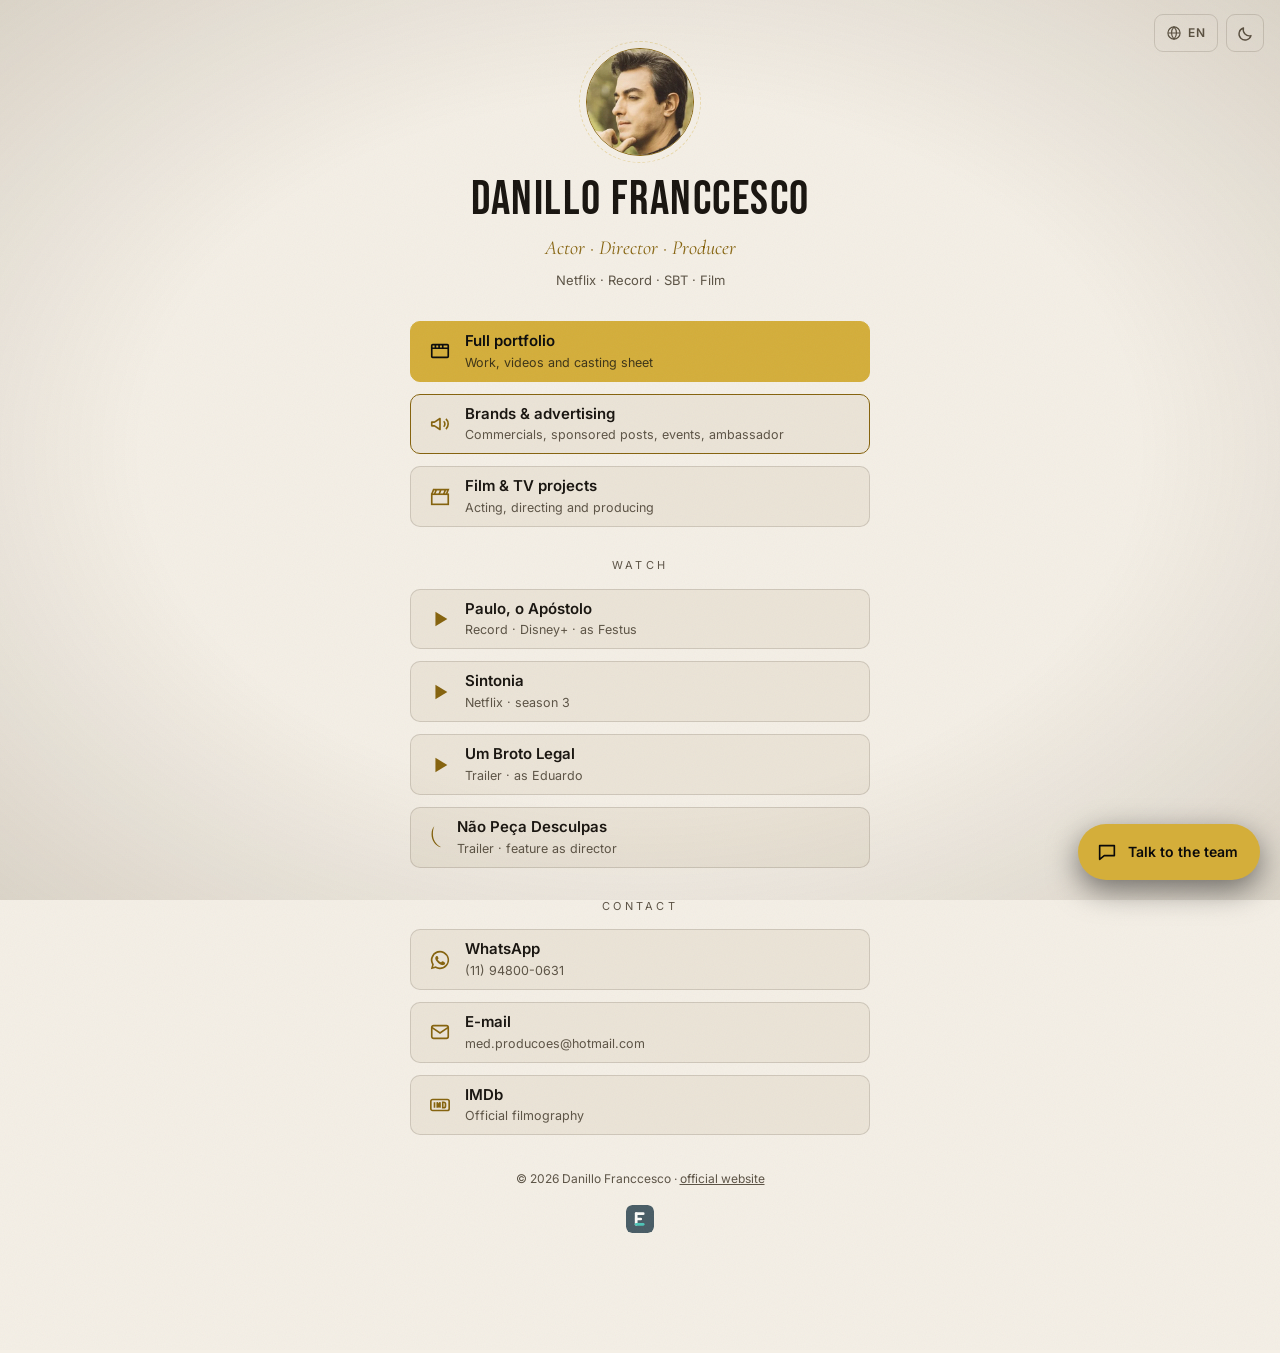
<file: links.html>
<!doctype html>
<html lang="pt-BR">
<head>
  <meta charset="utf-8">
  <meta name="viewport" content="width=device-width, initial-scale=1, viewport-fit=cover">
  <title>Danillo Franccesco · Links</title>
  <meta name="description" content="Links oficiais de Danillo Franccesco: portfólio, trailers, publicidade, WhatsApp e e-mail.">
  <meta name="theme-color" content="#0a0a0a" media="(prefers-color-scheme: dark)">
  <meta name="theme-color" content="#f4efe6" media="(prefers-color-scheme: light)">
  <link rel="icon" href="assets/favicon.svg" type="image/svg+xml">
  <meta property="og:url" content="https://l2mlucas-ora.github.io/danillo-franccesco/links.html">
  <meta property="og:title" content="Danillo Franccesco · Links">
  <meta property="og:description" content="Ator · Diretor · Produtor. Portfólio, trailers e contato.">
  <meta property="og:image" content="https://l2mlucas-ora.github.io/danillo-franccesco/assets/og.png">
  <meta property="og:image:width" content="1200">
  <meta property="og:image:height" content="630">
  <meta name="twitter:card" content="summary_large_image">
  <script>try{var t=localStorage.getItem("df-theme");if(t==="light"||t==="dark")document.documentElement.setAttribute("data-theme",t);}catch(e){}</script>
  <link rel="preconnect" href="https://fonts.googleapis.com">
  <link rel="preconnect" href="https://fonts.gstatic.com" crossorigin>
  <link href="https://fonts.googleapis.com/css2?family=Bebas+Neue&family=Cormorant+Garamond:ital,wght@1,400;1,500&family=Inter:wght@400;500;600&display=swap" rel="stylesheet">
  <link rel="stylesheet" href="css/style.css">
</head>
<body data-title-key="meta.linksTitle">
  <div class="grain" aria-hidden="true"></div>
  <div class="vignette" aria-hidden="true"></div>

  <div class="page-tools">
    <details class="lang">
      <summary aria-label="Idioma" data-i18n-attr="aria-label:aria.lang" title="Idioma / Language / Idioma">
        <svg width="16" height="16" viewBox="0 0 20 20" fill="none" aria-hidden="true"><circle cx="10" cy="10" r="7.6" stroke="currentColor" stroke-width="1.5"/><path d="M2.6 10h14.8M10 2.4c2.1 2.2 3.1 4.7 3.1 7.6s-1 5.4-3.1 7.6c-2.1-2.2-3.1-4.7-3.1-7.6S7.9 4.6 10 2.4Z" stroke="currentColor" stroke-width="1.5"/></svg>
        <span class="lang-current">PT</span>
      </summary>
      <ul class="lang-menu">
        <li><button type="button" data-lang="pt" lang="pt-BR"><b>PT</b>Português</button></li>
        <li><button type="button" data-lang="en" lang="en"><b>EN</b>English</button></li>
        <li><button type="button" data-lang="es" lang="es"><b>ES</b>Español</button></li>
      </ul>
    </details>
    <button class="theme-toggle" type="button" aria-label="Alternar dia / noite" title="Alternar dia / noite" data-i18n-attr="aria-label:aria.theme; title:aria.theme">
      <svg class="ic-sun" width="17" height="17" viewBox="0 0 20 20" fill="none" aria-hidden="true"><circle cx="10" cy="10" r="3.6" stroke="currentColor" stroke-width="1.6"/><path d="M10 1.6v2.2M10 16.2v2.2M18.4 10h-2.2M3.8 10H1.6M15.9 4.1l-1.6 1.6M5.7 14.3l-1.6 1.6M15.9 15.9l-1.6-1.6M5.7 5.7 4.1 4.1" stroke="currentColor" stroke-width="1.6" stroke-linecap="round"/></svg>
      <svg class="ic-moon" width="17" height="17" viewBox="0 0 20 20" fill="none" aria-hidden="true"><path d="M16.5 12.4A7.2 7.2 0 0 1 7.6 3.5a7.2 7.2 0 1 0 8.9 8.9Z" stroke="currentColor" stroke-width="1.6" stroke-linejoin="round"/></svg>
    </button>
  </div>

  <main class="bio-page">
    <div class="bio">
      <div class="bio-mono"><img src="assets/avatar.jpg" width="320" height="320" alt="Danillo Franccesco"></div>
      <h1>Danillo Franccesco</h1>
      <p class="bio-roles" data-i18n="roles">Ator · Diretor · Produtor</p>
      <p class="bio-sub" data-i18n="bio.sub">Netflix · Record · SBT · Cinema</p>

      <nav class="bio-links" aria-label="Links">
        <a class="bio-link hot" href="index.html">
          <svg viewBox="0 0 24 24" aria-hidden="true"><g fill="none" stroke="currentColor" stroke-width="1.8"><rect x="3" y="5" width="18" height="14" rx="1"/><path d="M3 9h18M7 5v4M11 5v4M15 5v4"/></g></svg>
          <span><b data-i18n="bio.portfolio">Portfólio completo</b><small data-i18n="bio.portfolioS">Trabalhos, vídeos e ficha técnica</small></span>
        </a>
        <button class="bio-link" type="button" data-chat="publicidade" style="border-color: var(--gold)">
          <svg viewBox="0 0 24 24" aria-hidden="true"><path fill="none" stroke="currentColor" stroke-width="1.8" stroke-linejoin="round" d="M3 10v4h3l6 4V6L6 10zM16 9a4 4 0 0 1 0 6M18.5 6.5a7.5 7.5 0 0 1 0 11"/></svg>
          <span><b data-i18n="bio.ads">Publicidade &amp; marcas</b><small data-i18n="bio.adsS">Comerciais, publis, eventos, embaixador</small></span>
        </button>
        <button class="bio-link" type="button" data-chat="projeto">
          <svg viewBox="0 0 24 24" aria-hidden="true"><g fill="none" stroke="currentColor" stroke-width="1.8"><rect x="3" y="9" width="18" height="11"/><path d="m3 9 2-5 16 0-2 5M8 4l-2 5M13 4l-2 5M18 4l-2 5"/></g></svg>
          <span><b data-i18n="bio.projects">Projetos audiovisuais</b><small data-i18n="bio.projectsS">Atuação, direção e produção</small></span>
        </button>

        <p class="bio-sep" data-i18n="bio.watch">Assista</p>
        <a class="bio-link" href="https://www.youtube.com/watch?v=CdcAXx4PKHw" target="_blank" rel="noopener">
          <svg viewBox="0 0 24 24" aria-hidden="true"><path fill="currentColor" d="M7 4v16l13-8z"/></svg>
          <span><b>Paulo, o Apóstolo</b><small data-i18n="bio.paulo">Record · Disney+ · como Festo</small></span>
        </a>
        <a class="bio-link" href="https://www.netflix.com/title/80217315" target="_blank" rel="noopener">
          <svg viewBox="0 0 24 24" aria-hidden="true"><path fill="currentColor" d="M7 4v16l13-8z"/></svg>
          <span><b>Sintonia</b><small data-i18n="bio.sintonia">Netflix · 3ª temporada</small></span>
        </a>
        <a class="bio-link" href="https://www.youtube.com/watch?v=62ZXEwH0SQE" target="_blank" rel="noopener">
          <svg viewBox="0 0 24 24" aria-hidden="true"><path fill="currentColor" d="M7 4v16l13-8z"/></svg>
          <span><b>Um Broto Legal</b><small data-i18n="bio.broto">Trailer · como Eduardo</small></span>
        </a>
        <a class="bio-link" href="https://www.youtube.com/watch?v=vDbXZfq8WDA" target="_blank" rel="noopener">
          <svg viewBox="0 0 34 64" aria-hidden="true" style="width:14px"><path fill="currentColor" d="M30 62C14 56 4 42 4 24 4 14 7 6 12 1c-3 7-4 14-4 22 0 16 8 30 22 37z"/></svg>
          <span><b>Não Peça Desculpas</b><small data-i18n="bio.npd">Trailer · longa como diretor</small></span>
        </a>

        <p class="bio-sep" data-i18n="bio.contact">Contato</p>
        <a class="bio-link" href="https://wa.me/5511948000631" target="_blank" rel="noopener">
          <svg viewBox="0 0 24 24" aria-hidden="true"><path fill="currentColor" d="M12 2a10 10 0 0 0-8.6 15.1L2 22l5-1.3A10 10 0 1 0 12 2zm0 18.2a8.2 8.2 0 0 1-4.2-1.2l-.3-.2-3 .8.8-2.9-.2-.3A8.2 8.2 0 1 1 12 20.2zm4.5-6.1c-.2-.1-1.5-.7-1.7-.8-.2-.1-.4-.1-.6.1l-.8 1c-.1.2-.3.2-.5.1a6.7 6.7 0 0 1-3.3-2.9c-.2-.4.2-.4.7-1.3.1-.2 0-.3 0-.4l-.8-1.8c-.2-.5-.4-.4-.6-.4h-.5a1 1 0 0 0-.7.3 3 3 0 0 0-.9 2.2 5.2 5.2 0 0 0 1.1 2.7 11.8 11.8 0 0 0 4.5 4c1.7.7 2.3.8 3.2.6a2.7 2.7 0 0 0 1.8-1.2c.2-.6.2-1.1.2-1.2-.1-.1-.3-.2-.6-.3z"/></svg>
          <span><b>WhatsApp</b><small>(11) 94800-0631</small></span>
        </a>
        <a class="bio-link" href="mailto:med.producoes@hotmail.com">
          <svg viewBox="0 0 24 24" aria-hidden="true"><g fill="none" stroke="currentColor" stroke-width="1.8"><rect x="3" y="5" width="18" height="14" rx="2"/><path d="m3 7 9 6 9-6"/></g></svg>
          <span><b>E-mail</b><small>med.producoes@hotmail.com</small></span>
        </a>
        <a class="bio-link" href="https://www.imdb.com/name/nm10563514/" target="_blank" rel="noopener">
          <svg viewBox="0 0 24 24" aria-hidden="true"><g fill="none" stroke="currentColor" stroke-width="1.8"><rect x="2" y="6" width="20" height="12" rx="2"/><path d="M6 9v6M9 15V9l1.5 4L12 9v6M15 9v6h1a2 2 0 0 0 2-2v-2a2 2 0 0 0-2-2z"/></g></svg>
          <span><b>IMDb</b><small data-i18n="bio.imdb">Filmografia oficial</small></span>
        </a>
      </nav>

      <p class="bio-foot">© <span id="year">2026</span> Danillo Franccesco · <a href="index.html" data-i18n="bio.site">site oficial</a></p>
      <a class="dev-credit" href="https://extremaconsultoria.com.br/" target="_blank" rel="noopener" title="Desenvolvido por Extrema Consultoria" data-i18n-attr="title:dev.title">
        <img src="assets/extrema-consultoria.svg" width="28" height="28" alt="Desenvolvido por Extrema Consultoria" loading="lazy" decoding="async" data-i18n-attr="alt:dev.title">
      </a>
    </div>
  </main>

  <script>document.getElementById("year").textContent = new Date().getFullYear();</script>
  <script src="js/i18n.js"></script>
  <script src="data/assistant-flows.js"></script>
  <script src="js/assistant.js"></script>
</body>
</html>
</file>
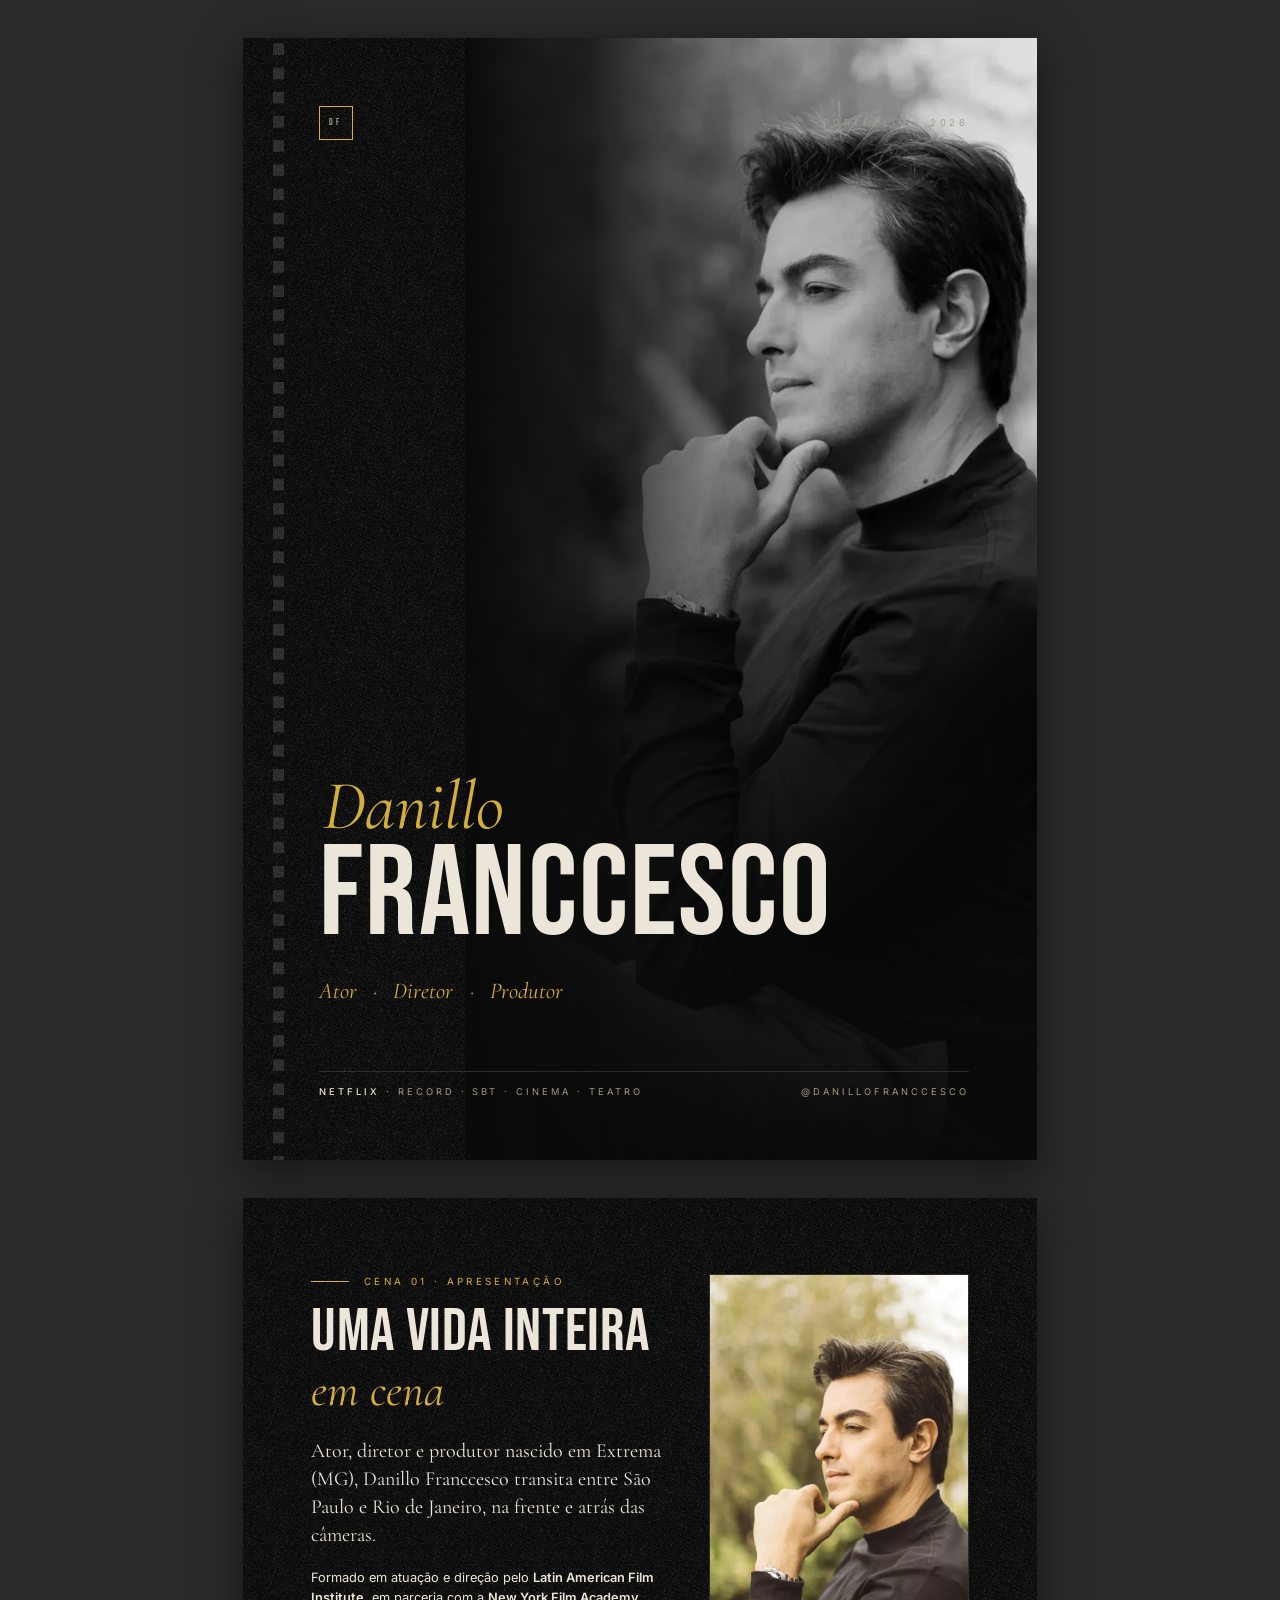
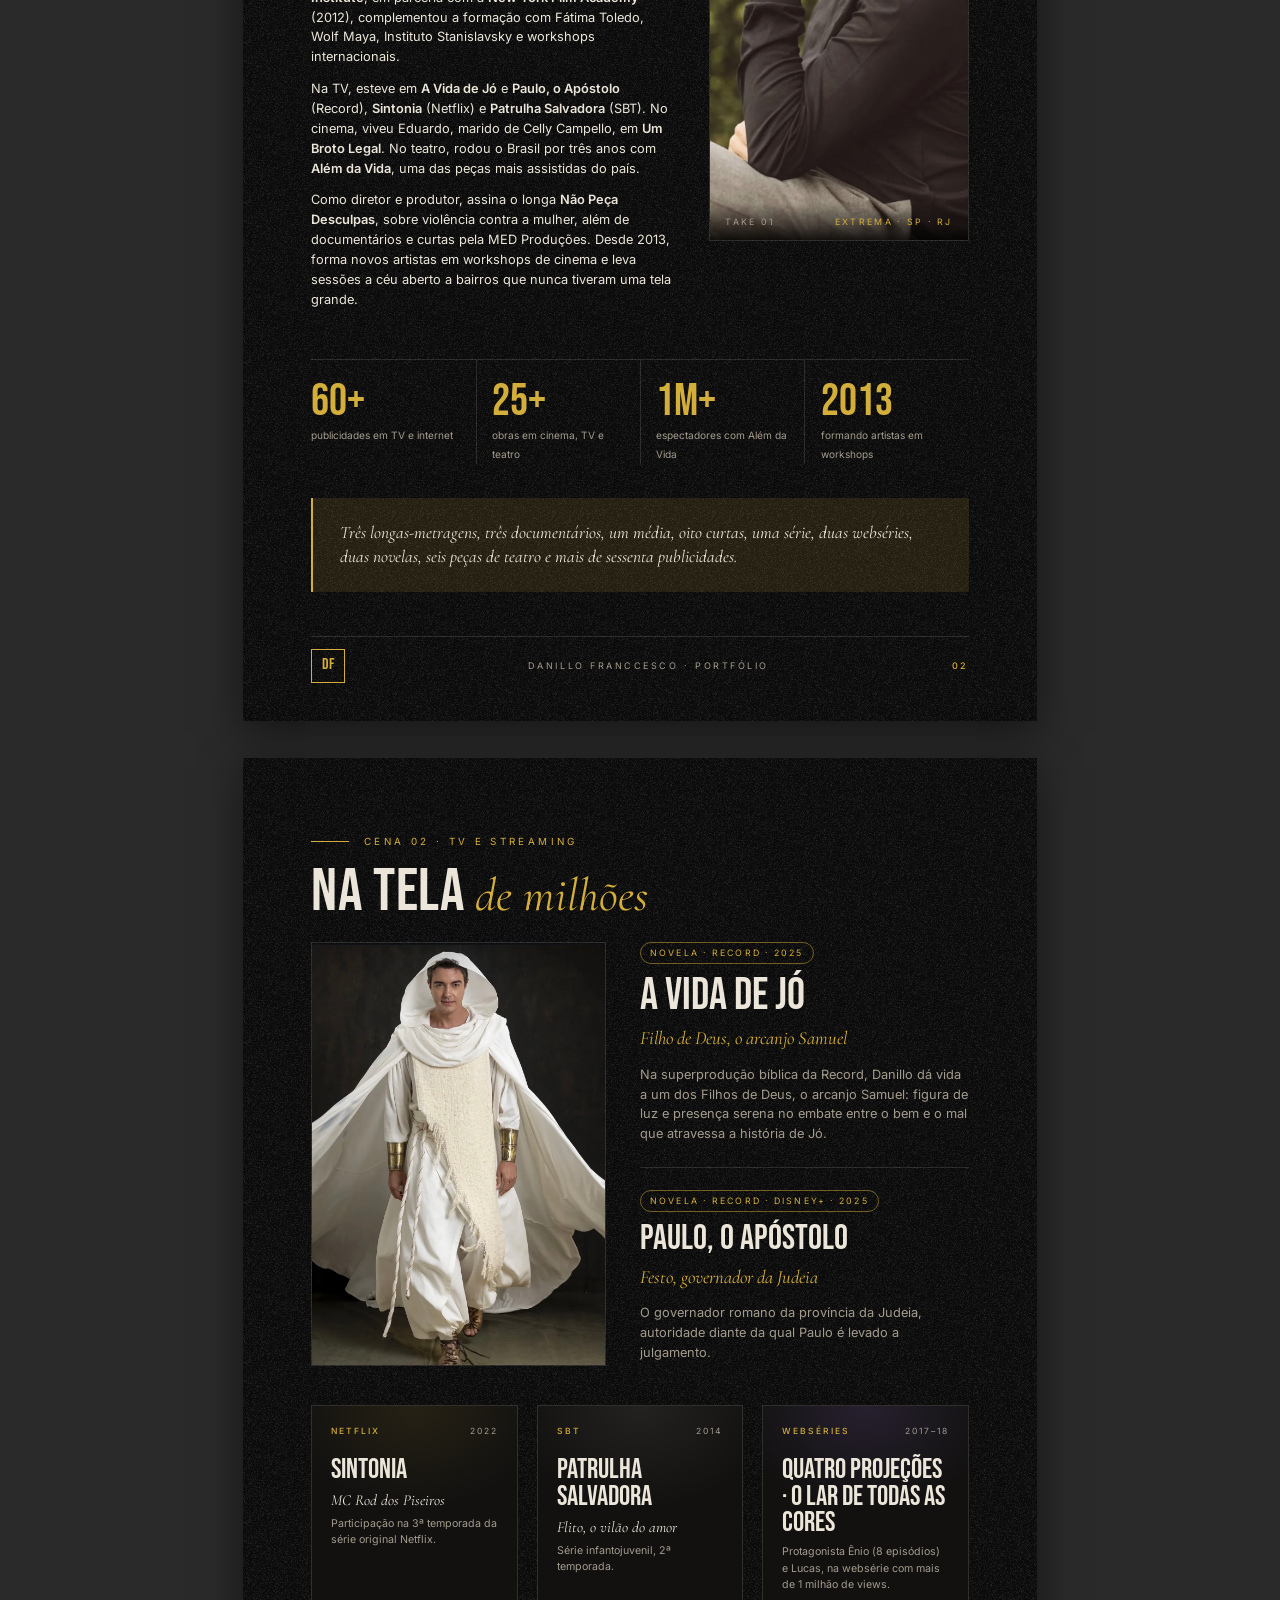
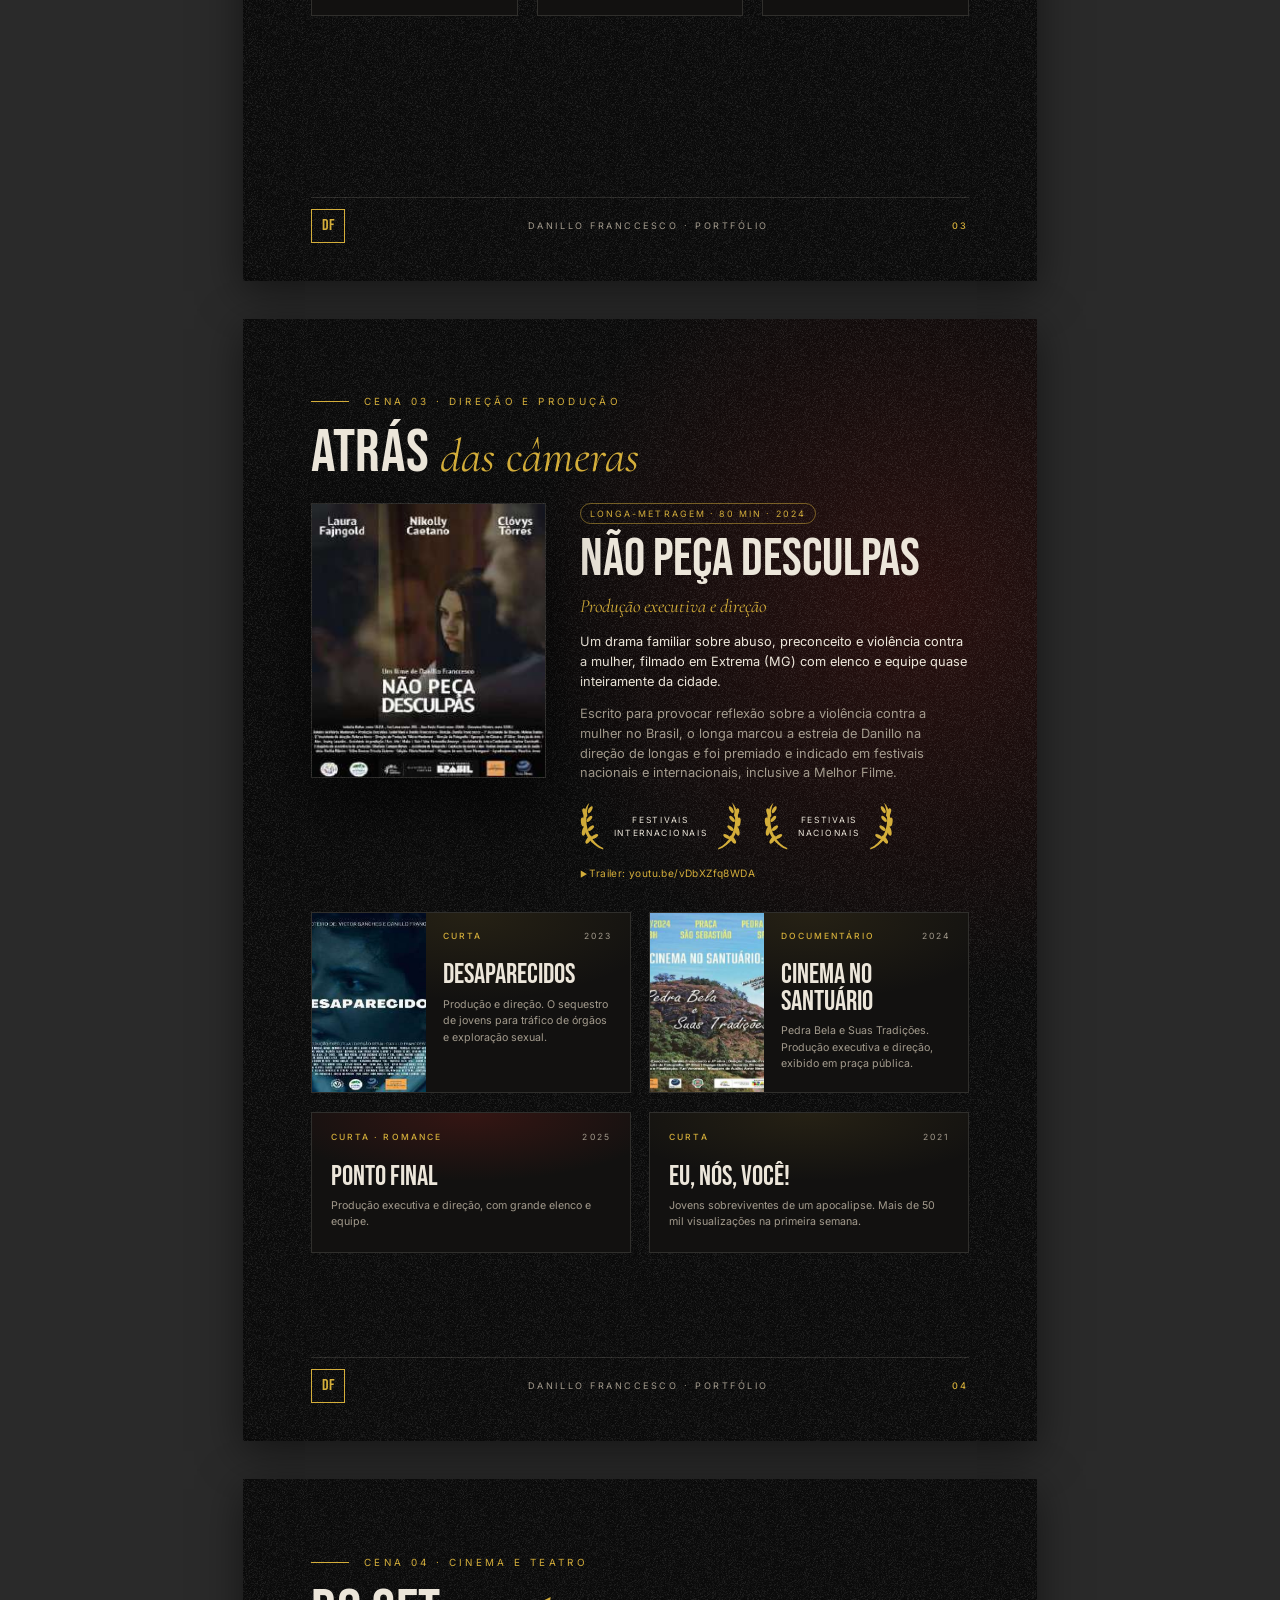
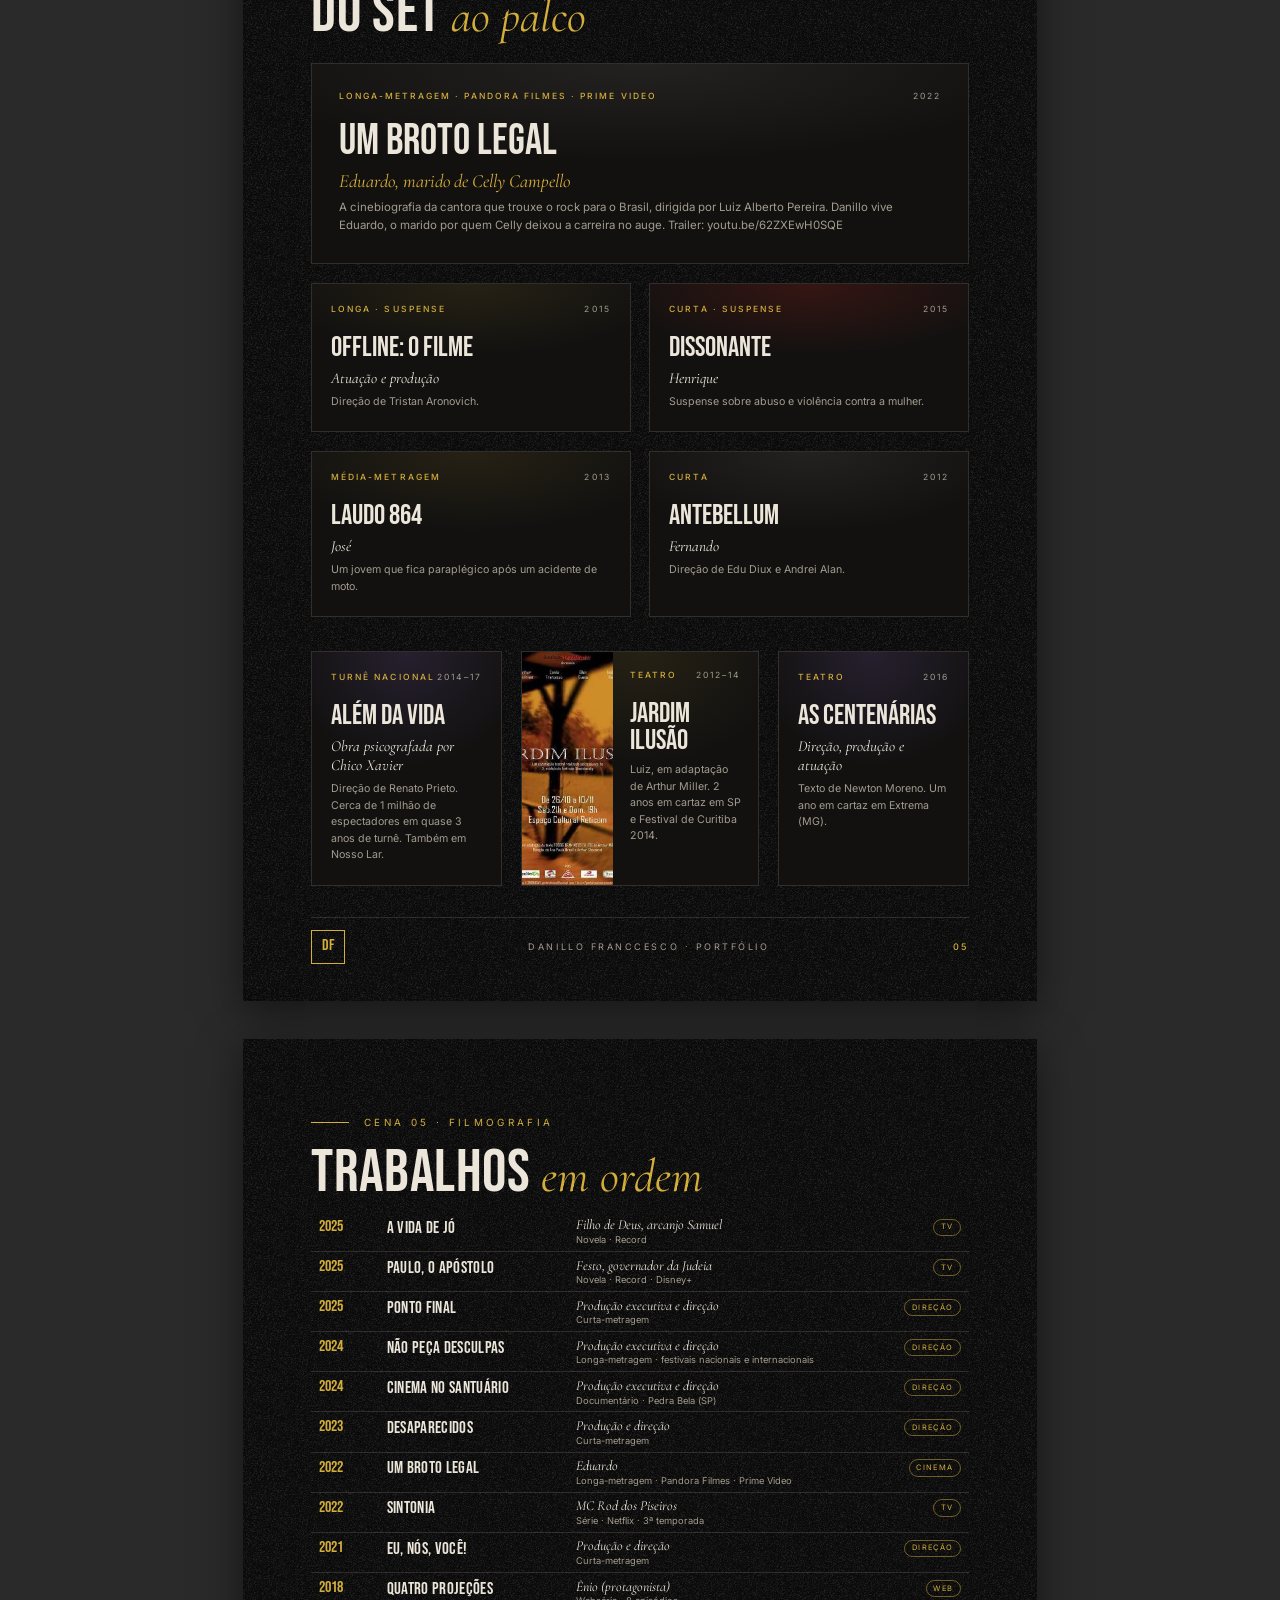
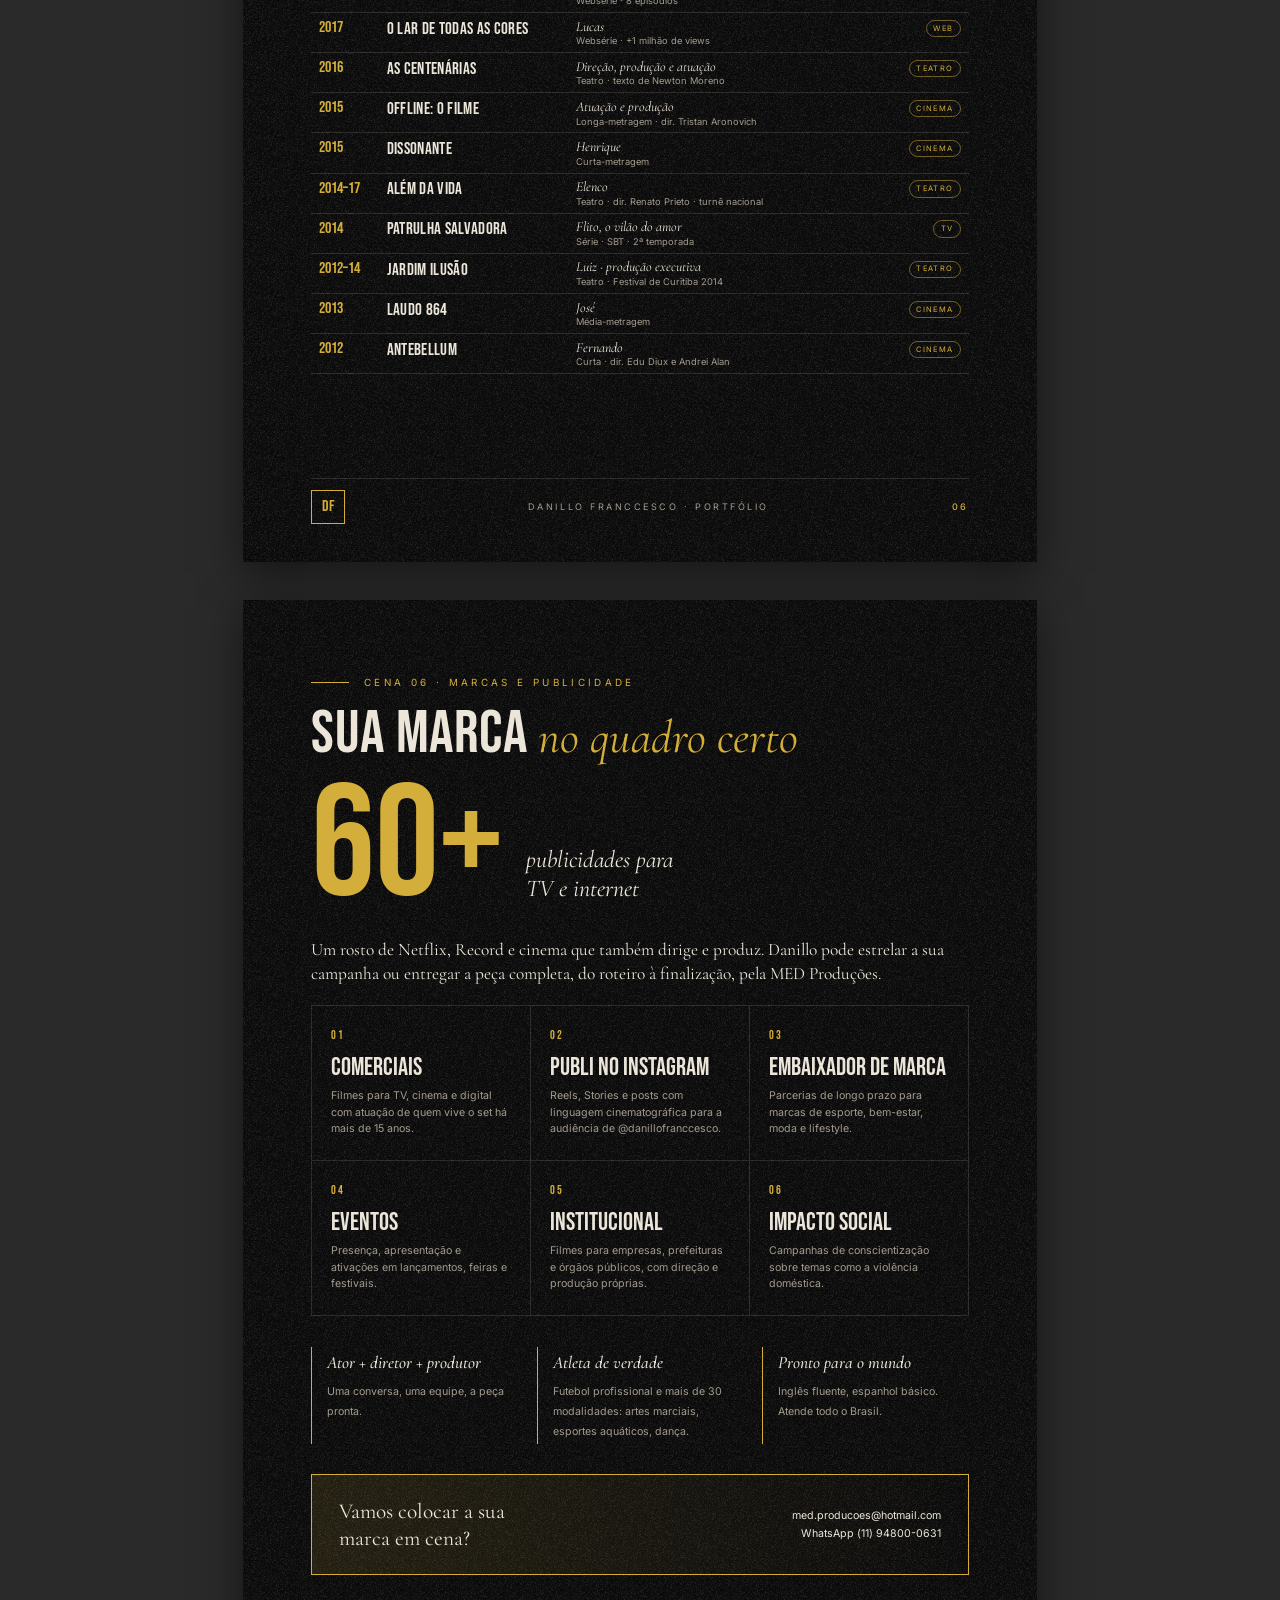
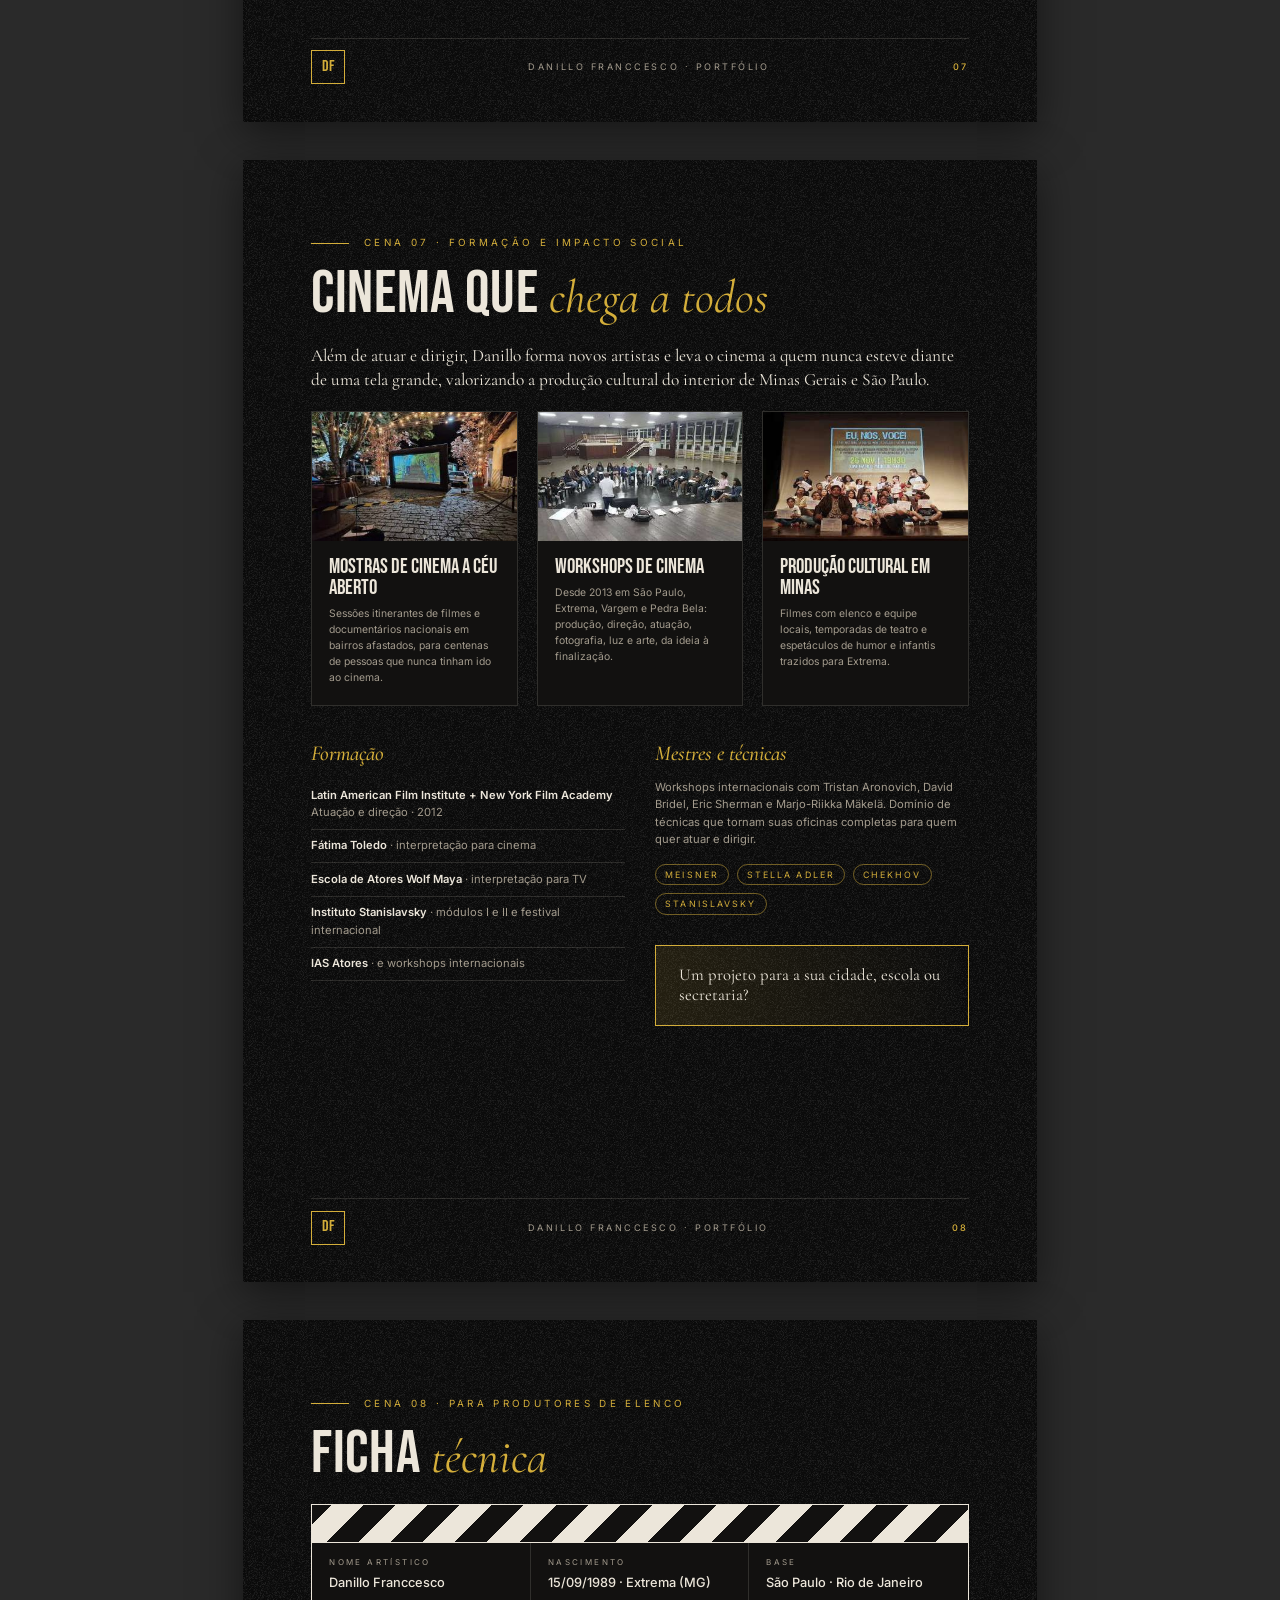
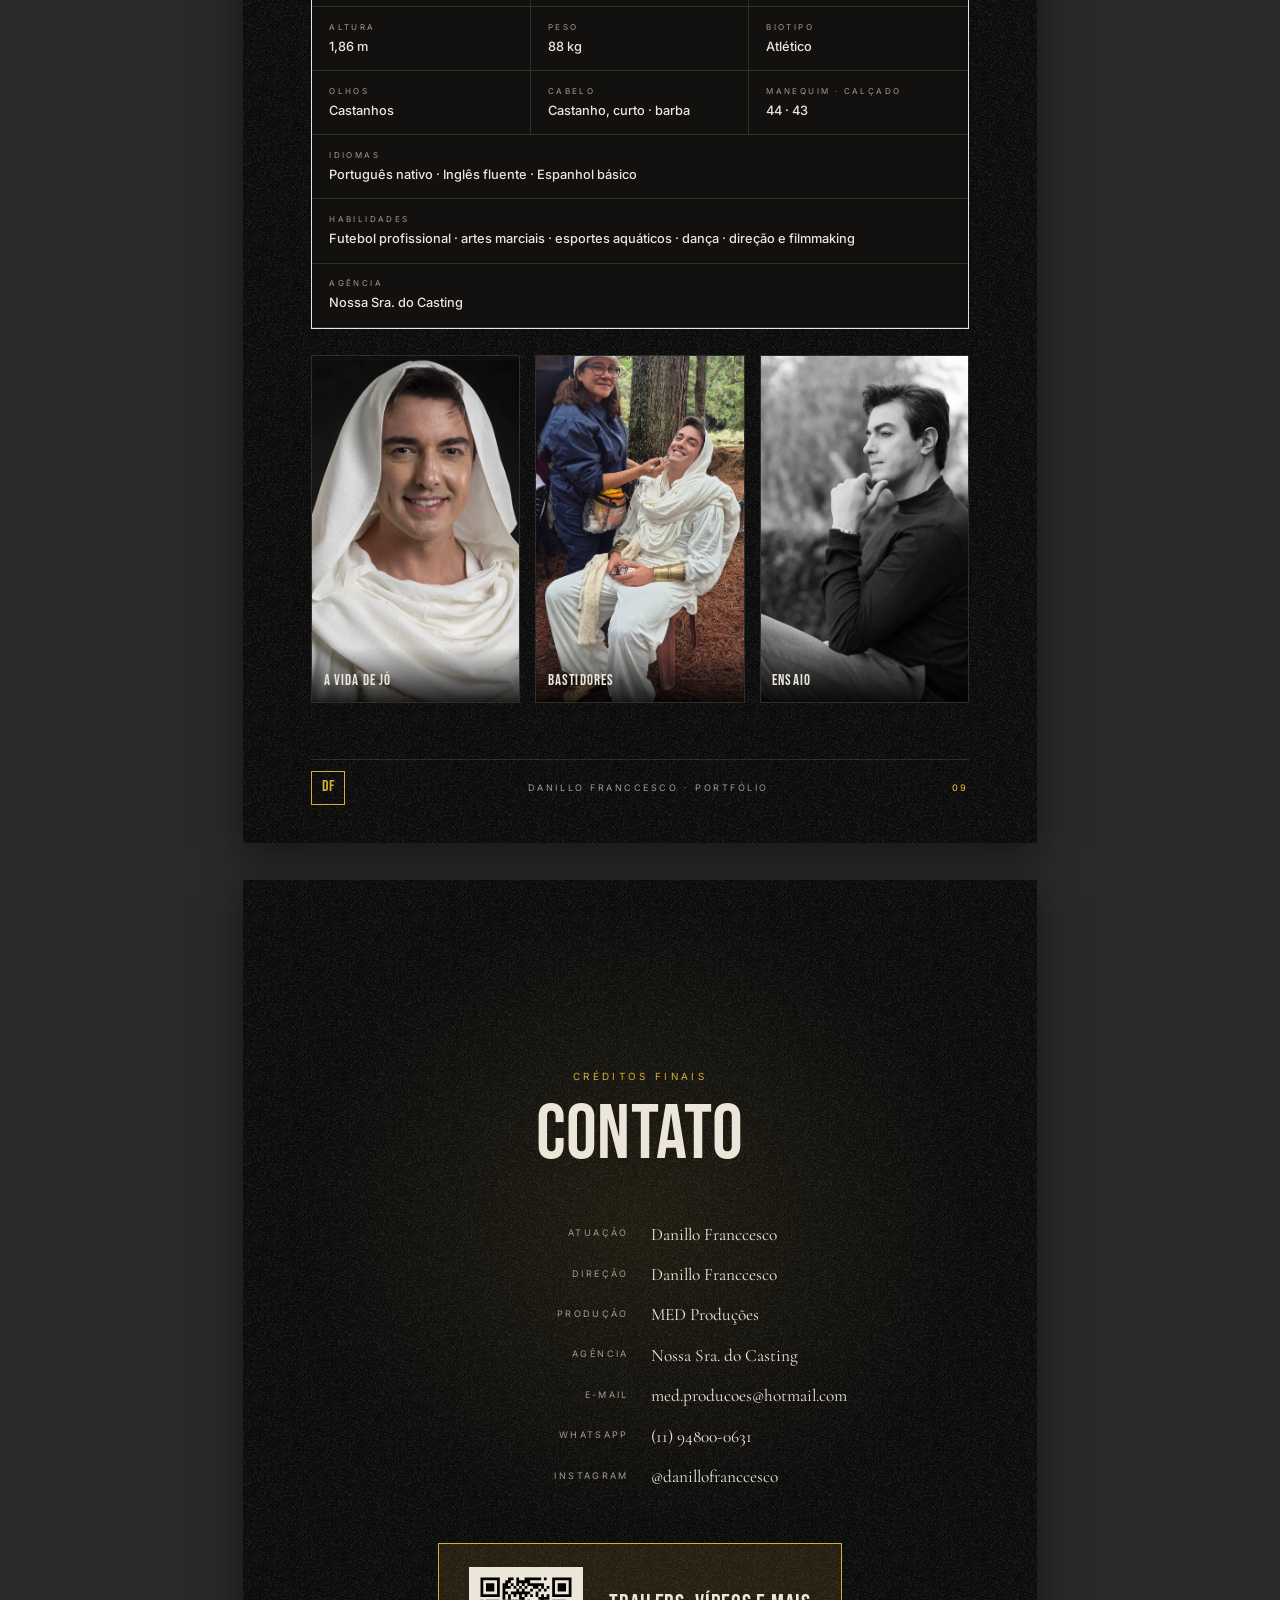
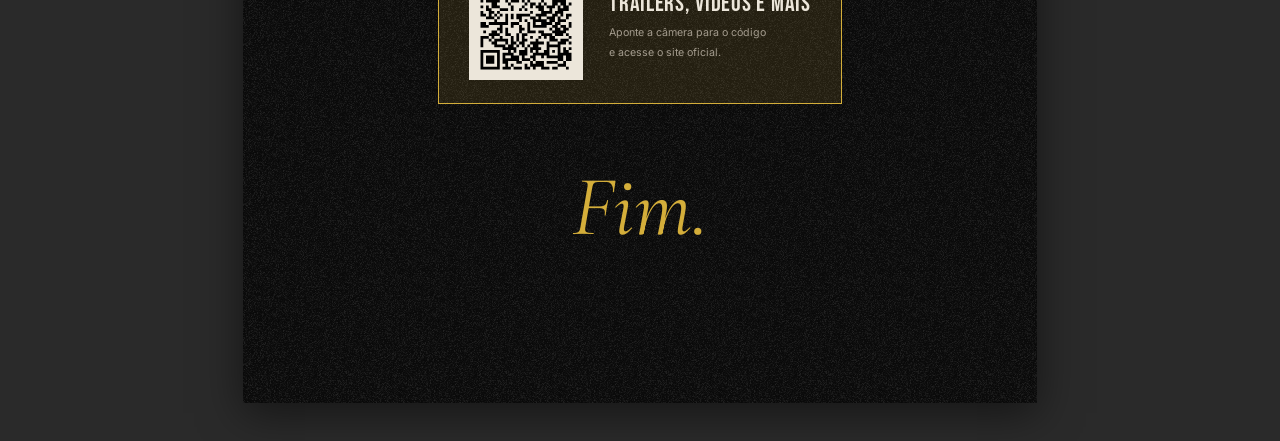
<file: portfolio/portfolio.html>
<!doctype html>
<html lang="pt-BR">
<head>
<meta charset="utf-8">
<title>Danillo Franccesco · Portfólio</title>
<link rel="preconnect" href="https://fonts.googleapis.com">
<link rel="preconnect" href="https://fonts.gstatic.com" crossorigin>
<link href="https://fonts.googleapis.com/css2?family=Bebas+Neue&family=Cormorant+Garamond:ital,wght@0,500;0,600;1,400;1,500&family=Inter:wght@300;400;500;600&display=block" rel="stylesheet">
<style>
  /* Portfólio em A4 · paleta noir do site · gerado em PDF pelo build.sh */
  @page { size: A4; margin: 0; }
  :root {
    --bg: #0a0a0a; --bg-2: #121110; --bg-3: #1a1816;
    --line: rgba(232, 224, 210, .14); --text: #ece6da; --muted: #a39b8d;
    --gold: #d4ae3a; --gold-soft: rgba(212, 174, 58, .12); --red: #b3261e;
    --display: "Bebas Neue", Impact, sans-serif;
    --serif: "Cormorant Garamond", Georgia, serif;
    --sans: "Inter", "Segoe UI", sans-serif;
  }
  * { box-sizing: border-box; -webkit-print-color-adjust: exact; print-color-adjust: exact; }
  html, body { margin: 0; padding: 0; background: #2a2a2a; }
  body { font-family: var(--sans); color: var(--text); font-size: 9.6pt; line-height: 1.55; }
  img { display: block; max-width: 100%; }

  .page {
    position: relative; width: 210mm; height: 297mm; overflow: hidden;
    background: var(--bg); page-break-after: always; break-after: page;
    padding: 20mm 18mm 22mm;
  }
  .page:last-child { page-break-after: auto; break-after: auto; }
  @media screen { .page { margin: 10mm auto; box-shadow: 0 10px 40px rgba(0,0,0,.5); } }

  /* Grão e vinheta */
  .page::before {
    content: ""; position: absolute; inset: 0; pointer-events: none; z-index: 0;
    background: url("img/grain.png");
  }
  .page > * { position: relative; z-index: 1; }

  /* Cabeçalho e rodapé das páginas internas */
  .run {
    position: absolute !important; left: 18mm; right: 18mm; bottom: 10mm;
    display: flex; justify-content: space-between; align-items: center;
    font-size: 6.8pt; letter-spacing: .28em; text-transform: uppercase; color: var(--muted);
    border-top: .3mm solid var(--line); padding-top: 3mm;
  }
  .run b { color: var(--gold); font-weight: 500; }
  .mark {
    display: inline-grid; place-items: center; width: 9mm; height: 9mm;
    border: .3mm solid var(--gold); color: var(--gold); font-family: var(--display); font-size: 12pt; letter-spacing: 0;
  }

  .kicker {
    display: flex; align-items: center; gap: 4mm; margin: 0 0 4mm;
    font-size: 7.4pt; letter-spacing: .34em; text-transform: uppercase; color: var(--gold);
  }
  .kicker::before { content: ""; width: 10mm; height: .3mm; background: var(--gold); }
  h1, h2, h3 { font-weight: 400; margin: 0; }
  .title { font-family: var(--display); font-size: 46pt; line-height: .9; letter-spacing: .01em; margin-bottom: 6mm; }
  .title em { font-family: var(--serif); font-style: italic; color: var(--gold); font-size: .76em; letter-spacing: 0; }
  .lead { font-family: var(--serif); font-size: 15pt; line-height: 1.4; margin: 0 0 5mm; }
  p { margin: 0 0 3.2mm; }
  .muted { color: var(--muted); }
  strong { font-weight: 600; color: var(--text); }
  .gold { color: var(--gold); }

  .tag {
    display: inline-block; font-size: 6.6pt; letter-spacing: .24em; text-transform: uppercase;
    color: var(--gold); border: .25mm solid rgba(212,174,58,.5); padding: .8mm 2.4mm; border-radius: 10mm;
  }
  .rule { height: .3mm; background: var(--line); margin: 6mm 0; }

  /* ============ CAPA ============ */
  .cover { padding: 0; }
  .cover-photo { position: absolute !important; top: 0; right: 0; bottom: 0; width: 72%; }
  .cover-photo img { width: 100%; height: 100%; object-fit: cover; object-position: 58% 22%; filter: contrast(1.08) brightness(.92); }
  .cover-photo::after {
    content: ""; position: absolute; inset: 0;
    background:
      linear-gradient(90deg, var(--bg) 0%, rgba(10,10,10,.85) 22%, rgba(10,10,10,.15) 55%, rgba(10,10,10,.05) 100%),
      linear-gradient(0deg, var(--bg) 0%, rgba(10,10,10,.6) 28%, transparent 55%);
  }
  .perf {
    position: absolute !important; top: 0; bottom: 0; width: 7mm; left: 6mm;
    background: repeating-linear-gradient(180deg, transparent 0 3.2mm, rgba(236,230,218,.14) 3.2mm 6.4mm);
    background-size: 3mm 6.4mm; background-repeat: repeat-y; background-position: center;
  }
  .cover-top { position: absolute !important; top: 18mm; left: 20mm; right: 18mm; display: flex; justify-content: space-between; align-items: center; }
  .cover-top span { font-size: 7pt; letter-spacing: .4em; text-transform: uppercase; color: var(--muted); }
  .cover-name { position: absolute !important; left: 20mm; bottom: 40mm; }
  .cover-name .first { font-family: var(--serif); font-style: italic; color: var(--gold); font-size: 52pt; line-height: 1; margin-left: 1mm; }
  .cover-name .last { font-family: var(--display); font-size: 96pt; line-height: .86; letter-spacing: .015em; }
  .cover-roles { font-family: var(--serif); font-style: italic; font-size: 17pt; color: var(--gold); margin-top: 6mm; }
  .cover-roles i { color: var(--muted); font-style: normal; margin: 0 3mm; }
  .cover-foot {
    position: absolute !important; left: 20mm; right: 18mm; bottom: 16mm;
    display: flex; justify-content: space-between; font-size: 7pt; letter-spacing: .32em; text-transform: uppercase; color: var(--muted);
    border-top: .3mm solid var(--line); padding-top: 3.5mm;
  }
  .cover-foot b { color: var(--text); font-weight: 500; }

  /* ============ APRESENTAÇÃO ============ */
  .about { display: grid; grid-template-columns: 1.25fr .9fr; gap: 10mm; }
  .about-photo { position: relative; height: 150mm; border: .3mm solid var(--line); overflow: hidden; }
  .about-photo img { width: 100%; height: 100%; object-fit: cover; object-position: 55% 20%; filter: saturate(.85) contrast(1.04); }
  .about-photo figcaption {
    position: absolute; left: 0; right: 0; bottom: 0; padding: 3mm 4mm;
    display: flex; justify-content: space-between; font-size: 6.6pt; letter-spacing: .26em; text-transform: uppercase; color: var(--muted);
    background: linear-gradient(transparent, rgba(0,0,0,.85));
  }
  .stats { display: grid; grid-template-columns: repeat(4, 1fr); margin-top: 10mm; border-top: .3mm solid var(--line); }
  .stat { padding: 5mm 3mm 0 0; }
  .stat + .stat { padding-left: 4mm; border-left: .3mm solid var(--line); }
  .stat b { display: block; font-family: var(--display); font-weight: 400; font-size: 34pt; line-height: 1; color: var(--gold); }
  .stat span { font-size: 7.6pt; color: var(--muted); }
  .quote {
    margin-top: 9mm; padding: 6mm 7mm; border-left: .6mm solid var(--gold); background: var(--gold-soft);
    font-family: var(--serif); font-style: italic; font-size: 13pt; line-height: 1.4;
  }

  /* ============ TV ============ */
  .hero-work { display: grid; grid-template-columns: 78mm 1fr; gap: 9mm; margin-bottom: 8mm; }
  .hero-work .ph { height: 112mm; overflow: hidden; border: .3mm solid var(--line); position: relative; }
  .hero-work .ph img { width: 100%; height: 100%; object-fit: cover; object-position: 50% 12%; }
  .work-title { font-family: var(--display); font-size: 34pt; line-height: .92; margin: 3mm 0 2mm; }
  .work-role { font-family: var(--serif); font-style: italic; font-size: 14pt; color: var(--gold); margin-bottom: 3mm; }
  .work-meta { font-size: 7pt; letter-spacing: .22em; text-transform: uppercase; color: var(--muted); }
  .grid-2 { display: grid; grid-template-columns: 1fr 1fr; gap: 5mm; }
  .grid-3 { display: grid; grid-template-columns: repeat(3, 1fr); gap: 5mm; }
  .card {
    border: .3mm solid var(--line); background: var(--bg-2); padding: 5mm 5mm 5.5mm; position: relative; overflow: hidden;
  }
  .card::before {
    content: ""; position: absolute; inset: 0; z-index: 0;
    background: radial-gradient(ellipse 90% 70% at 50% 0%, var(--tone, rgba(212,174,58,.10)), transparent 70%);
  }
  .card > * { position: relative; }
  .card .top { display: flex; justify-content: space-between; font-size: 6.4pt; letter-spacing: .24em; text-transform: uppercase; color: var(--muted); margin-bottom: 5mm; }
  .card .top b { color: var(--gold); font-weight: 500; }
  .card h3 { font-family: var(--display); font-size: 21pt; line-height: .95; margin-bottom: 2mm; }
  .card .role { font-family: var(--serif); font-style: italic; font-size: 11.5pt; line-height: 1.25; margin-bottom: 1.5mm; }
  .card p { font-size: 8pt; color: var(--muted); margin: 0; }
  .card.red { --tone: rgba(179,38,30,.22); }
  .card.violet { --tone: rgba(120,90,170,.2); }
  .card.white { --tone: rgba(236,230,218,.08); }
  .card.poster { padding: 0; display: grid; grid-template-columns: 30mm 1fr; }
  .card.poster img { width: 30mm; height: 100%; min-height: 42mm; object-fit: cover; }
  .card.poster > div { padding: 4.5mm 4.5mm 5mm; }

  /* ============ DIREÇÃO ============ */
  .feature { display: grid; grid-template-columns: 62mm 1fr; gap: 9mm; margin-bottom: 8mm; align-items: start; }
  .poster-big { position: relative; border: .3mm solid var(--line); box-shadow: 0 8mm 16mm rgba(0,0,0,.6); }
  .poster-big img { width: 100%; height: auto; }
  .laurels { display: flex; gap: 6mm; margin: 5mm 0 4mm; }
  .laurel { display: flex; align-items: center; gap: 1mm; color: var(--gold); }
  .laurel svg { width: 7mm; height: 13mm; }
  .laurel svg.flip { transform: scaleX(-1); }
  .laurel small { display: block; text-align: center; font-size: 6.4pt; letter-spacing: .2em; text-transform: uppercase; line-height: 1.5; color: var(--text); padding: 0 1mm; }
  .link { font-size: 7.6pt; color: var(--gold); letter-spacing: .04em; }
  .link::before { content: "▶  "; font-size: 6pt; }

  /* ============ FILMOGRAFIA ============ */
  .timeline { width: 100%; border-collapse: collapse; margin-top: 2mm; }
  .timeline td { padding: 1.5mm 2mm; border-bottom: .25mm solid var(--line); vertical-align: top; font-size: 8.2pt; }
  .timeline td.y { font-family: var(--display); font-size: 12pt; color: var(--gold); width: 18mm; padding-top: 1.6mm; line-height: 1.1; }
  .timeline td.t { font-family: var(--display); font-size: 12.5pt; letter-spacing: .02em; width: 50mm; line-height: 1.1; padding-top: 1.8mm; }
  .timeline td.r { font-family: var(--serif); font-style: italic; font-size: 10.4pt; line-height: 1.2; }
  .timeline .o { color: var(--muted); font-size: 7pt; font-family: var(--sans); font-style: normal; }
  .timeline td.c { width: 22mm; text-align: right; }
  .timeline .tag { font-size: 5.6pt; padding: .5mm 1.8mm; letter-spacing: .18em; }

  /* ============ PUBLICIDADE ============ */
  .big-number { display: flex; align-items: flex-end; gap: 6mm; margin: 2mm 0 7mm; }
  .big-number b { font-family: var(--display); font-weight: 400; font-size: 120pt; line-height: .8; color: var(--gold); }
  .big-number span { font-family: var(--serif); font-style: italic; font-size: 18pt; line-height: 1.2; padding-bottom: 2mm; }
  .formats { display: grid; grid-template-columns: repeat(3, 1fr); border-top: .3mm solid var(--line); border-left: .3mm solid var(--line); }
  .format { padding: 5mm 5mm 6mm; border-right: .3mm solid var(--line); border-bottom: .3mm solid var(--line); }
  .format .n { font-family: var(--display); color: var(--gold); letter-spacing: .2em; font-size: 9pt; }
  .format h3 { font-family: var(--display); font-size: 19pt; line-height: 1; margin: 2.5mm 0 2mm; }
  .format p { font-size: 8pt; color: var(--muted); margin: 0; }
  .whys { display: grid; grid-template-columns: repeat(3, 1fr); gap: 5mm; margin: 8mm 0; }
  .why { border-left: .5mm solid var(--gold); padding: 1mm 0 1mm 4mm; }
  .why b { display: block; font-family: var(--serif); font-style: italic; font-weight: 500; font-size: 13pt; margin-bottom: 1mm; }
  .why span { font-size: 8pt; color: var(--muted); }
  .cta {
    display: flex; justify-content: space-between; align-items: center; gap: 6mm;
    border: .3mm solid var(--gold); padding: 6mm 7mm; background: linear-gradient(90deg, var(--gold-soft), transparent);
  }
  .cta p { font-family: var(--serif); font-size: 16pt; line-height: 1.25; margin: 0; }
  .cta span { font-size: 8pt; text-align: right; color: var(--text); line-height: 1.7; white-space: nowrap; }

  /* ============ SOCIAL ============ */
  .social { display: grid; grid-template-columns: repeat(3, 1fr); gap: 5mm; margin-bottom: 8mm; }
  .social figure { margin: 0; border: .3mm solid var(--line); background: var(--bg-2); }
  .social img { width: 100%; height: 34mm; object-fit: cover; filter: grayscale(.25); }
  .social figcaption { padding: 4mm 4.5mm 5mm; }
  .social h3 { font-family: var(--display); font-size: 16pt; line-height: 1; margin-bottom: 2mm; }
  .social p { font-size: 7.8pt; color: var(--muted); margin: 0; }
  .training { display: grid; grid-template-columns: 1fr 1fr; gap: 8mm; }
  .training h3 { font-family: var(--serif); font-style: italic; font-weight: 500; font-size: 16pt; color: var(--gold); margin-bottom: 2.5mm; }
  .training ul { margin: 0; padding: 0; list-style: none; }
  .training li { padding: 2mm 0; border-bottom: .25mm solid var(--line); font-size: 8.4pt; }
  .training li b { font-weight: 600; }
  .training li span { color: var(--muted); }
  .chips { display: flex; flex-wrap: wrap; gap: 2mm; margin-top: 4mm; }

  /* ============ FICHA TÉCNICA ============ */
  .slate { border: .4mm solid var(--text); background: var(--bg-2); }
  .slate-top { height: 10mm; background: repeating-linear-gradient(-45deg, var(--text) 0 6mm, var(--bg-2) 6mm 12mm); border-bottom: .4mm solid var(--text); }
  .slate-body { display: grid; grid-template-columns: repeat(3, 1fr); }
  .cell { padding: 3.6mm 4.5mm; border-right: .25mm solid var(--line); border-bottom: .25mm solid var(--line); }
  .cell:nth-child(3n) { border-right: 0; }
  .cell.wide { grid-column: span 3; border-right: 0; }
  .cell small { display: block; font-size: 6pt; letter-spacing: .3em; text-transform: uppercase; color: var(--muted); margin-bottom: 1mm; }
  .cell b { font-weight: 500; font-size: 9.6pt; }
  .bts { display: grid; grid-template-columns: 1fr 1fr 1fr; gap: 4mm; margin-top: 7mm; }
  .bts figure { margin: 0; position: relative; height: 92mm; overflow: hidden; border: .3mm solid var(--line); }
  .bts img { width: 100%; height: 100%; object-fit: cover; object-position: 50% 20%; }
  .bts figcaption {
    position: absolute; left: 0; right: 0; bottom: 0; padding: 6mm 3mm 2.5mm;
    background: linear-gradient(transparent, rgba(0,0,0,.85)); font-family: var(--display); font-size: 11pt; letter-spacing: .08em;
  }

  /* ============ CONTATO ============ */
  .end { display: flex; flex-direction: column; align-items: center; text-align: center; padding-top: 30mm; }
  .end .kicker::before { display: none; }
  .credits { width: 120mm; margin: 6mm 0 12mm; }
  .credit { display: grid; grid-template-columns: 1fr 1fr; gap: 6mm; padding: 1.8mm 0; }
  .credit dt { text-align: right; font-size: 6.8pt; letter-spacing: .26em; text-transform: uppercase; color: var(--muted); padding-top: 1.2mm; }
  .credit dd { margin: 0; text-align: left; font-family: var(--serif); font-size: 13pt; }
  .qr-row { display: flex; align-items: center; gap: 7mm; padding: 6mm 8mm; border: .3mm solid var(--gold); background: var(--gold-soft); text-align: left; }
  .qr { width: 30mm; height: 30mm; background: #ece6da; padding: 1.5mm; }
  .qr img { width: 100%; height: 100%; }
  .qr-row b { display: block; font-family: var(--display); font-size: 18pt; font-weight: 400; letter-spacing: .03em; }
  .qr-row span { font-size: 8pt; color: var(--muted); }
  .fin { font-family: var(--serif); font-style: italic; color: var(--gold); font-size: 64pt; line-height: 1; margin-top: 16mm; }
  .dev { position: absolute !important; bottom: 10mm; left: 0; right: 0; display: flex; justify-content: center; align-items: center; gap: 2.5mm; font-size: 6.4pt; letter-spacing: .2em; text-transform: uppercase; color: var(--muted); }
  .dev img { width: 5mm; height: 5mm; border-radius: 1mm; }
</style>
</head>
<body>

<svg width="0" height="0" style="position:absolute" aria-hidden="true">
  <symbol id="laurel" viewBox="0 0 34 64"><g fill="currentColor"><path d="M30 62C14 56 4 42 4 24 4 14 7 6 12 1c-3 7-4 14-4 22 0 16 8 30 22 37z"/><ellipse cx="6" cy="14" rx="2.6" ry="6" transform="rotate(-20 6 14)"/><ellipse cx="3.5" cy="26" rx="2.6" ry="6" transform="rotate(-8 3.5 26)"/><ellipse cx="5" cy="38" rx="2.6" ry="6" transform="rotate(12 5 38)"/><ellipse cx="11" cy="49" rx="2.6" ry="6" transform="rotate(35 11 49)"/><ellipse cx="13" cy="10" rx="2.2" ry="5" transform="rotate(30 13 10)"/><ellipse cx="12" cy="22" rx="2.2" ry="5" transform="rotate(40 12 22)"/><ellipse cx="14" cy="34" rx="2.2" ry="5" transform="rotate(50 14 34)"/><ellipse cx="19" cy="45" rx="2.2" ry="5" transform="rotate(60 19 45)"/></g></symbol>
</svg>

<!-- ======================= 1. CAPA ======================= -->
<section class="page cover">
  <div class="cover-photo"><img src="img/retrato-pb.jpg" alt=""></div>
  <div class="perf"></div>
  <div class="cover-top"><span class="mark">DF</span><span>Portfólio · 2026</span></div>
  <div class="cover-name">
    <div class="first">Danillo</div>
    <div class="last">Franccesco</div>
    <div class="cover-roles">Ator <i>·</i> Diretor <i>·</i> Produtor</div>
  </div>
  <div class="cover-foot"><span><b>Netflix</b> · Record · SBT · Cinema · Teatro</span><span>@danillofranccesco</span></div>
</section>

<!-- ======================= 2. APRESENTAÇÃO ======================= -->
<section class="page">
  <div class="about">
    <div>
      <p class="kicker">Cena 01 · Apresentação</p>
      <h1 class="title">Uma vida inteira <em>em cena</em></h1>
      <p class="lead">Ator, diretor e produtor nascido em Extrema (MG), Danillo Franccesco transita entre São Paulo e Rio de Janeiro, na frente e atrás das câmeras.</p>
      <p>Formado em atuação e direção pelo <strong>Latin American Film Institute</strong>, em parceria com a <strong>New York Film Academy</strong> (2012), complementou a formação com Fátima Toledo, Wolf Maya, Instituto Stanislavsky e workshops internacionais.</p>
      <p>Na TV, esteve em <strong>A Vida de Jó</strong> e <strong>Paulo, o Apóstolo</strong> (Record), <strong>Sintonia</strong> (Netflix) e <strong>Patrulha Salvadora</strong> (SBT). No cinema, viveu Eduardo, marido de Celly Campello, em <strong>Um Broto Legal</strong>. No teatro, rodou o Brasil por três anos com <strong>Além da Vida</strong>, uma das peças mais assistidas do país.</p>
      <p>Como diretor e produtor, assina o longa <strong>Não Peça Desculpas</strong>, sobre violência contra a mulher, além de documentários e curtas pela MED Produções. Desde 2013, forma novos artistas em workshops de cinema e leva sessões a céu aberto a bairros que nunca tiveram uma tela grande.</p>
    </div>
    <figure class="about-photo" style="margin:0">
      <img src="img/ensaio.jpg" alt="">
      <figcaption><span>Take 01</span><span class="gold">Extrema · SP · RJ</span></figcaption>
    </figure>
  </div>

  <div class="stats">
    <div class="stat"><b>60+</b><span>publicidades em TV e internet</span></div>
    <div class="stat"><b>25+</b><span>obras em cinema, TV e teatro</span></div>
    <div class="stat"><b>1M+</b><span>espectadores com Além da Vida</span></div>
    <div class="stat"><b>2013</b><span>formando artistas em workshops</span></div>
  </div>

  <div class="quote">Três longas-metragens, três documentários, um média, oito curtas, uma série, duas webséries, duas novelas, seis peças de teatro e mais de sessenta publicidades.</div>

  <div class="run"><span class="mark">DF</span><span>Danillo Franccesco · Portfólio</span><b>02</b></div>
</section>

<!-- ======================= 3. TV E STREAMING ======================= -->
<section class="page">
  <p class="kicker">Cena 02 · TV e streaming</p>
  <h2 class="title">Na tela <em>de milhões</em></h2>

  <div class="hero-work">
    <div class="ph"><img src="img/filho-de-deus-figurino.jpg" alt=""></div>
    <div>
      <span class="tag">Novela · Record · 2025</span>
      <h3 class="work-title">A Vida de Jó</h3>
      <div class="work-role">Filho de Deus, o arcanjo Samuel</div>
      <p class="muted">Na superprodução bíblica da Record, Danillo dá vida a um dos Filhos de Deus, o arcanjo Samuel: figura de luz e presença serena no embate entre o bem e o mal que atravessa a história de Jó.</p>
      <div class="rule"></div>
      <span class="tag">Novela · Record · Disney+ · 2025</span>
      <h3 class="work-title" style="font-size:26pt">Paulo, o Apóstolo</h3>
      <div class="work-role">Festo, governador da Judeia</div>
      <p class="muted">O governador romano da província da Judeia, autoridade diante da qual Paulo é levado a julgamento.</p>
    </div>
  </div>

  <div class="grid-3">
    <div class="card"><div class="top"><b>Netflix</b><span>2022</span></div><h3>Sintonia</h3><div class="role">MC Rod dos Piseiros</div><p>Participação na 3ª temporada da série original Netflix.</p></div>
    <div class="card white"><div class="top"><b>SBT</b><span>2014</span></div><h3>Patrulha Salvadora</h3><div class="role">Flito, o vilão do amor</div><p>Série infantojuvenil, 2ª temporada.</p></div>
    <div class="card violet"><div class="top"><b>Webséries</b><span>2017–18</span></div><h3>Quatro Projeções · O Lar de Todas as Cores</h3><p>Protagonista Ênio (8 episódios) e Lucas, na websérie com mais de 1 milhão de views.</p></div>
  </div>

  <div class="run"><span class="mark">DF</span><span>Danillo Franccesco · Portfólio</span><b>03</b></div>
</section>

<!-- ======================= 4. DIREÇÃO ======================= -->
<section class="page" style="background: radial-gradient(ellipse 70% 50% at 85% 25%, rgba(179,38,30,.18), transparent 70%), var(--bg);">
  <p class="kicker">Cena 03 · Direção e produção</p>
  <h2 class="title">Atrás <em>das câmeras</em></h2>

  <div class="feature">
    <div class="poster-big"><img src="../assets/poster-nao-peca-desculpas.jpg" alt=""></div>
    <div>
      <span class="tag">Longa-metragem · 80 min · 2024</span>
      <h3 class="work-title" style="font-size:40pt">Não Peça Desculpas</h3>
      <div class="work-role">Produção executiva e direção</div>
      <p>Um drama familiar sobre abuso, preconceito e violência contra a mulher, filmado em Extrema (MG) com elenco e equipe quase inteiramente da cidade.</p>
      <p class="muted">Escrito para provocar reflexão sobre a violência contra a mulher no Brasil, o longa marcou a estreia de Danillo na direção de longas e foi premiado e indicado em festivais nacionais e internacionais, inclusive a Melhor Filme.</p>
      <div class="laurels">
        <div class="laurel"><svg viewBox="0 0 34 64"><use href="#laurel"/></svg><small>Festivais<br>internacionais</small><svg class="flip" viewBox="0 0 34 64"><use href="#laurel"/></svg></div>
        <div class="laurel"><svg viewBox="0 0 34 64"><use href="#laurel"/></svg><small>Festivais<br>nacionais</small><svg class="flip" viewBox="0 0 34 64"><use href="#laurel"/></svg></div>
      </div>
      <div class="link">Trailer: youtu.be/vDbXZfq8WDA</div>
    </div>
  </div>

  <div class="grid-2">
    <div class="card poster"><img src="../assets/poster-desaparecidos.jpg" alt=""><div><div class="top"><b>Curta</b><span>2023</span></div><h3>Desaparecidos</h3><p>Produção e direção. O sequestro de jovens para tráfico de órgãos e exploração sexual.</p></div></div>
    <div class="card poster"><img src="../assets/poster-cinema-no-santuario.jpg" alt="" style="object-position: 50% 40%"><div><div class="top"><b>Documentário</b><span>2024</span></div><h3>Cinema no Santuário</h3><p>Pedra Bela e Suas Tradições. Produção executiva e direção, exibido em praça pública.</p></div></div>
    <div class="card red"><div class="top"><b>Curta · romance</b><span>2025</span></div><h3>Ponto Final</h3><p>Produção executiva e direção, com grande elenco e equipe.</p></div>
    <div class="card"><div class="top"><b>Curta</b><span>2021</span></div><h3>Eu, Nós, Você!</h3><p>Jovens sobreviventes de um apocalipse. Mais de 50 mil visualizações na primeira semana.</p></div>
  </div>

  <div class="run"><span class="mark">DF</span><span>Danillo Franccesco · Portfólio</span><b>04</b></div>
</section>

<!-- ======================= 5. CINEMA E TEATRO ======================= -->
<section class="page">
  <p class="kicker">Cena 04 · Cinema e teatro</p>
  <h2 class="title">Do set <em>ao palco</em></h2>

  <div class="card white" style="padding:7mm 7mm 7.5mm; margin-bottom:5mm">
    <div class="top"><b>Longa-metragem · Pandora Filmes · Prime Video</b><span>2022</span></div>
    <h3 style="font-size:32pt">Um Broto Legal</h3>
    <div class="role" style="font-size:14pt; color:var(--gold)">Eduardo, marido de Celly Campello</div>
    <p style="font-size:8.6pt">A cinebiografia da cantora que trouxe o rock para o Brasil, dirigida por Luiz Alberto Pereira. Danillo vive Eduardo, o marido por quem Celly deixou a carreira no auge. Trailer: youtu.be/62ZXEwH0SQE</p>
  </div>

  <div class="grid-2" style="margin-bottom:9mm">
    <div class="card"><div class="top"><b>Longa · suspense</b><span>2015</span></div><h3>Offline: O Filme</h3><div class="role">Atuação e produção</div><p>Direção de Tristan Aronovich.</p></div>
    <div class="card red"><div class="top"><b>Curta · suspense</b><span>2015</span></div><h3>Dissonante</h3><div class="role">Henrique</div><p>Suspense sobre abuso e violência contra a mulher.</p></div>
    <div class="card"><div class="top"><b>Média-metragem</b><span>2013</span></div><h3>Laudo 864</h3><div class="role">José</div><p>Um jovem que fica paraplégico após um acidente de moto.</p></div>
    <div class="card white"><div class="top"><b>Curta</b><span>2012</span></div><h3>Antebellum</h3><div class="role">Fernando</div><p>Direção de Edu Diux e Andrei Alan.</p></div>
  </div>

  <div class="grid-3" style="grid-template-columns: 1fr 1.25fr 1fr">
    <div class="card violet"><div class="top"><b>Turnê nacional</b><span>2014–17</span></div><h3>Além da Vida</h3><div class="role">Obra psicografada por Chico Xavier</div><p>Direção de Renato Prieto. Cerca de 1 milhão de espectadores em quase 3 anos de turnê. Também em Nosso Lar.</p></div>
    <div class="card poster" style="grid-template-columns: 24mm 1fr"><img src="../assets/poster-jardim-ilusao.jpg" alt="" style="width:24mm"><div><div class="top"><b>Teatro</b><span>2012–14</span></div><h3>Jardim Ilusão</h3><p>Luiz, em adaptação de Arthur Miller. 2 anos em cartaz em SP e Festival de Curitiba 2014.</p></div></div>
    <div class="card violet"><div class="top"><b>Teatro</b><span>2016</span></div><h3>As Centenárias</h3><div class="role">Direção, produção e atuação</div><p>Texto de Newton Moreno. Um ano em cartaz em Extrema (MG).</p></div>
  </div>

  <div class="run"><span class="mark">DF</span><span>Danillo Franccesco · Portfólio</span><b>05</b></div>
</section>

<!-- ======================= 6. FILMOGRAFIA ======================= -->
<section class="page">
  <p class="kicker">Cena 05 · Filmografia</p>
  <h2 class="title" style="margin-bottom:3mm">Trabalhos <em>em ordem</em></h2>
  <table class="timeline">
    <tr><td class="y">2025</td><td class="t">A Vida de Jó</td><td class="r">Filho de Deus, arcanjo Samuel<div class="o">Novela · Record</div></td><td class="c"><span class="tag">TV</span></td></tr>
    <tr><td class="y">2025</td><td class="t">Paulo, o Apóstolo</td><td class="r">Festo, governador da Judeia<div class="o">Novela · Record · Disney+</div></td><td class="c"><span class="tag">TV</span></td></tr>
    <tr><td class="y">2025</td><td class="t">Ponto Final</td><td class="r">Produção executiva e direção<div class="o">Curta-metragem</div></td><td class="c"><span class="tag">Direção</span></td></tr>
    <tr><td class="y">2024</td><td class="t">Não Peça Desculpas</td><td class="r">Produção executiva e direção<div class="o">Longa-metragem · festivais nacionais e internacionais</div></td><td class="c"><span class="tag">Direção</span></td></tr>
    <tr><td class="y">2024</td><td class="t">Cinema no Santuário</td><td class="r">Produção executiva e direção<div class="o">Documentário · Pedra Bela (SP)</div></td><td class="c"><span class="tag">Direção</span></td></tr>
    <tr><td class="y">2023</td><td class="t">Desaparecidos</td><td class="r">Produção e direção<div class="o">Curta-metragem</div></td><td class="c"><span class="tag">Direção</span></td></tr>
    <tr><td class="y">2022</td><td class="t">Um Broto Legal</td><td class="r">Eduardo<div class="o">Longa-metragem · Pandora Filmes · Prime Video</div></td><td class="c"><span class="tag">Cinema</span></td></tr>
    <tr><td class="y">2022</td><td class="t">Sintonia</td><td class="r">MC Rod dos Piseiros<div class="o">Série · Netflix · 3ª temporada</div></td><td class="c"><span class="tag">TV</span></td></tr>
    <tr><td class="y">2021</td><td class="t">Eu, Nós, Você!</td><td class="r">Produção e direção<div class="o">Curta-metragem</div></td><td class="c"><span class="tag">Direção</span></td></tr>
    <tr><td class="y">2018</td><td class="t">Quatro Projeções</td><td class="r">Ênio (protagonista)<div class="o">Websérie · 8 episódios</div></td><td class="c"><span class="tag">Web</span></td></tr>
    <tr><td class="y">2017</td><td class="t">O Lar de Todas as Cores</td><td class="r">Lucas<div class="o">Websérie · +1 milhão de views</div></td><td class="c"><span class="tag">Web</span></td></tr>
    <tr><td class="y">2016</td><td class="t">As Centenárias</td><td class="r">Direção, produção e atuação<div class="o">Teatro · texto de Newton Moreno</div></td><td class="c"><span class="tag">Teatro</span></td></tr>
    <tr><td class="y">2015</td><td class="t">Offline: O Filme</td><td class="r">Atuação e produção<div class="o">Longa-metragem · dir. Tristan Aronovich</div></td><td class="c"><span class="tag">Cinema</span></td></tr>
    <tr><td class="y">2015</td><td class="t">Dissonante</td><td class="r">Henrique<div class="o">Curta-metragem</div></td><td class="c"><span class="tag">Cinema</span></td></tr>
    <tr><td class="y">2014–17</td><td class="t">Além da Vida</td><td class="r">Elenco<div class="o">Teatro · dir. Renato Prieto · turnê nacional</div></td><td class="c"><span class="tag">Teatro</span></td></tr>
    <tr><td class="y">2014</td><td class="t">Patrulha Salvadora</td><td class="r">Flito, o vilão do amor<div class="o">Série · SBT · 2ª temporada</div></td><td class="c"><span class="tag">TV</span></td></tr>
    <tr><td class="y">2012–14</td><td class="t">Jardim Ilusão</td><td class="r">Luiz · produção executiva<div class="o">Teatro · Festival de Curitiba 2014</div></td><td class="c"><span class="tag">Teatro</span></td></tr>
    <tr><td class="y">2013</td><td class="t">Laudo 864</td><td class="r">José<div class="o">Média-metragem</div></td><td class="c"><span class="tag">Cinema</span></td></tr>
    <tr><td class="y">2012</td><td class="t">Antebellum</td><td class="r">Fernando<div class="o">Curta · dir. Edu Diux e Andrei Alan</div></td><td class="c"><span class="tag">Cinema</span></td></tr>
  </table>
  <div class="run"><span class="mark">DF</span><span>Danillo Franccesco · Portfólio</span><b>06</b></div>
</section>

<!-- ======================= 7. PUBLICIDADE ======================= -->
<section class="page">
  <p class="kicker">Cena 06 · Marcas e publicidade</p>
  <h2 class="title">Sua marca <em>no quadro certo</em></h2>
  <div class="big-number"><b>60+</b><span>publicidades para<br>TV e internet</span></div>
  <p class="lead" style="font-size:13pt">Um rosto de Netflix, Record e cinema que também dirige e produz. Danillo pode estrelar a sua campanha ou entregar a peça completa, do roteiro à finalização, pela MED Produções.</p>

  <div class="formats">
    <div class="format"><span class="n">01</span><h3>Comerciais</h3><p>Filmes para TV, cinema e digital com atuação de quem vive o set há mais de 15 anos.</p></div>
    <div class="format"><span class="n">02</span><h3>Publi no Instagram</h3><p>Reels, Stories e posts com linguagem cinematográfica para a audiência de @danillofranccesco.</p></div>
    <div class="format"><span class="n">03</span><h3>Embaixador de marca</h3><p>Parcerias de longo prazo para marcas de esporte, bem-estar, moda e lifestyle.</p></div>
    <div class="format"><span class="n">04</span><h3>Eventos</h3><p>Presença, apresentação e ativações em lançamentos, feiras e festivais.</p></div>
    <div class="format"><span class="n">05</span><h3>Institucional</h3><p>Filmes para empresas, prefeituras e órgãos públicos, com direção e produção próprias.</p></div>
    <div class="format"><span class="n">06</span><h3>Impacto social</h3><p>Campanhas de conscientização sobre temas como a violência doméstica.</p></div>
  </div>

  <div class="whys">
    <div class="why"><b>Ator + diretor + produtor</b><span>Uma conversa, uma equipe, a peça pronta.</span></div>
    <div class="why"><b>Atleta de verdade</b><span>Futebol profissional e mais de 30 modalidades: artes marciais, esportes aquáticos, dança.</span></div>
    <div class="why"><b>Pronto para o mundo</b><span>Inglês fluente, espanhol básico. Atende todo o Brasil.</span></div>
  </div>

  <div class="cta">
    <p>Vamos colocar a sua<br>marca em cena?</p>
    <span>med.producoes@hotmail.com<br>WhatsApp (11) 94800-0631</span>
  </div>
  <div class="run"><span class="mark">DF</span><span>Danillo Franccesco · Portfólio</span><b>07</b></div>
</section>

<!-- ======================= 8. FORMAÇÃO E IMPACTO SOCIAL ======================= -->
<section class="page">
  <p class="kicker">Cena 07 · Formação e impacto social</p>
  <h2 class="title">Cinema que <em>chega a todos</em></h2>
  <p class="lead" style="font-size:13pt">Além de atuar e dirigir, Danillo forma novos artistas e leva o cinema a quem nunca esteve diante de uma tela grande, valorizando a produção cultural do interior de Minas Gerais e São Paulo.</p>

  <div class="social">
    <figure><img src="../assets/social-mostra.jpg" alt=""><figcaption><h3>Mostras de cinema a céu aberto</h3><p>Sessões itinerantes de filmes e documentários nacionais em bairros afastados, para centenas de pessoas que nunca tinham ido ao cinema.</p></figcaption></figure>
    <figure><img src="../assets/social-workshop.jpg" alt=""><figcaption><h3>Workshops de cinema</h3><p>Desde 2013 em São Paulo, Extrema, Vargem e Pedra Bela: produção, direção, atuação, fotografia, luz e arte, da ideia à finalização.</p></figcaption></figure>
    <figure><img src="../assets/social-eu-nos-voce.jpg" alt=""><figcaption><h3>Produção cultural em Minas</h3><p>Filmes com elenco e equipe locais, temporadas de teatro e espetáculos de humor e infantis trazidos para Extrema.</p></figcaption></figure>
  </div>

  <div class="training">
    <div>
      <h3>Formação</h3>
      <ul>
        <li><b>Latin American Film Institute + New York Film Academy</b><br><span>Atuação e direção · 2012</span></li>
        <li><b>Fátima Toledo</b> <span>· interpretação para cinema</span></li>
        <li><b>Escola de Atores Wolf Maya</b> <span>· interpretação para TV</span></li>
        <li><b>Instituto Stanislavsky</b> <span>· módulos I e II e festival internacional</span></li>
        <li><b>IAS Atores</b> <span>· e workshops internacionais</span></li>
      </ul>
    </div>
    <div>
      <h3>Mestres e técnicas</h3>
      <p class="muted" style="font-size:8.4pt">Workshops internacionais com Tristan Aronovich, David Bridel, Eric Sherman e Marjo-Riikka Mäkelä. Domínio de técnicas que tornam suas oficinas completas para quem quer atuar e dirigir.</p>
      <div class="chips"><span class="tag">Meisner</span><span class="tag">Stella Adler</span><span class="tag">Chekhov</span><span class="tag">Stanislavsky</span></div>
      <div class="cta" style="margin-top:8mm; padding:5mm 6mm">
        <p style="font-size:12.5pt">Um projeto para a sua cidade, escola ou secretaria?</p>
      </div>
    </div>
  </div>
  <div class="run"><span class="mark">DF</span><span>Danillo Franccesco · Portfólio</span><b>08</b></div>
</section>

<!-- ======================= 9. FICHA TÉCNICA ======================= -->
<section class="page">
  <p class="kicker">Cena 08 · Para produtores de elenco</p>
  <h2 class="title">Ficha <em>técnica</em></h2>
  <div class="slate">
    <div class="slate-top"></div>
    <div class="slate-body">
      <div class="cell"><small>Nome artístico</small><b>Danillo Franccesco</b></div>
      <div class="cell"><small>Nascimento</small><b>15/09/1989 · Extrema (MG)</b></div>
      <div class="cell"><small>Base</small><b>São Paulo · Rio de Janeiro</b></div>
      <div class="cell"><small>Altura</small><b>1,86 m</b></div>
      <div class="cell"><small>Peso</small><b>88 kg</b></div>
      <div class="cell"><small>Biotipo</small><b>Atlético</b></div>
      <div class="cell"><small>Olhos</small><b>Castanhos</b></div>
      <div class="cell"><small>Cabelo</small><b>Castanho, curto · barba</b></div>
      <div class="cell"><small>Manequim · calçado</small><b>44 · 43</b></div>
      <div class="cell wide"><small>Idiomas</small><b>Português nativo · Inglês fluente · Espanhol básico</b></div>
      <div class="cell wide"><small>Habilidades</small><b>Futebol profissional · artes marciais · esportes aquáticos · dança · direção e filmmaking</b></div>
      <div class="cell wide"><small>Agência</small><b>Nossa Sra. do Casting</b></div>
    </div>
  </div>
  <div class="bts">
    <figure><img src="img/filho-de-deus-close.jpg" alt=""><figcaption>A Vida de Jó</figcaption></figure>
    <figure><img src="img/bastidores.jpg" alt=""><figcaption>Bastidores</figcaption></figure>
    <figure><img src="img/retrato-pb.jpg" alt="" style="object-position: 62% 18%"><figcaption>Ensaio</figcaption></figure>
  </div>
  <div class="run"><span class="mark">DF</span><span>Danillo Franccesco · Portfólio</span><b>09</b></div>
</section>

<!-- ======================= 10. CONTATO ======================= -->
<section class="page" style="background: radial-gradient(ellipse 60% 40% at 50% 30%, rgba(212,174,58,.10), transparent 70%), var(--bg);">
  <div class="end">
    <p class="kicker">Créditos finais</p>
    <h2 class="title" style="font-size:58pt">Contato</h2>
    <dl class="credits">
      <div class="credit"><dt>Atuação</dt><dd>Danillo Franccesco</dd></div>
      <div class="credit"><dt>Direção</dt><dd>Danillo Franccesco</dd></div>
      <div class="credit"><dt>Produção</dt><dd>MED Produções</dd></div>
      <div class="credit"><dt>Agência</dt><dd>Nossa Sra. do Casting</dd></div>
      <div class="credit"><dt>E-mail</dt><dd>med.producoes@hotmail.com</dd></div>
      <div class="credit"><dt>WhatsApp</dt><dd>(11) 94800-0631</dd></div>
      <div class="credit"><dt>Instagram</dt><dd>@danillofranccesco</dd></div>
    </dl>
    <div class="qr-row">
      <div class="qr"><img src="img/qr-site.svg" alt=""></div>
      <div><b>Trailers, vídeos e mais</b><span>Aponte a câmera para o código<br>e acesse o site oficial.</span></div>
    </div>
    <p class="fin">Fim.</p>
  </div>
</section>

</body>
</html>
</file>
<file: css/style.css>
/* ==========================================================
   Danillo Franccesco — estética "cinema noir"
   ========================================================== */

:root {
  --bg: #0a0a0a;
  --bg-2: #121110;
  --bg-3: #1a1816;
  --line: rgba(232, 224, 210, 0.12);
  --text: #ece6da;
  --muted: #a39b8d;
  --gold: #d4ae3a;
  --gold-soft: rgba(212, 174, 58, 0.14);
  --gold-fill: #d4ae3a;
  --on-gold: #0a0a0a;
  --red: #b3261e;
  --bg-rgb: 10, 10, 10;
  --feature-mid: #120a09;
  --vig: rgba(0, 0, 0, .6);
  --grain-op: .07;
  --film-ink: #ece6da;
  --film-muted: #a39b8d;
  color-scheme: dark;
  --display: "Bebas Neue", "Oswald", Impact, sans-serif;
  --serif: "Cormorant Garamond", Georgia, serif;
  --sans: "Inter", system-ui, -apple-system, "Segoe UI", sans-serif;
  --wrap: 1180px;
  --gutter: clamp(16px, 4vw, 40px);
  --ease: cubic-bezier(.2, .7, .2, 1);
}

/* Dia (claro): segue o sistema, a menos que o visitante escolha no botão */
@media (prefers-color-scheme: light) {
  :root:not([data-theme="dark"]) {
  color-scheme: light;
    --bg: #f4efe6;
    --bg-2: #ebe4d7;
    --bg-3: #e2d9c8;
    --line: rgba(40, 30, 15, 0.15);
    --text: #17130e;
    --muted: #5b5244;
    --gold: #85620c;
    --gold-soft: rgba(133, 98, 12, 0.11);
    --bg-rgb: 244, 239, 230;
    --feature-mid: #f0e1d7;
    --vig: rgba(70, 50, 20, .14);
    --grain-op: .05;
  }
}
:root[data-theme="light"] {
  color-scheme: light;
  --bg: #f4efe6;
  --bg-2: #ebe4d7;
  --bg-3: #e2d9c8;
  --line: rgba(40, 30, 15, 0.15);
  --text: #17130e;
  --muted: #5b5244;
  --gold: #85620c;
  --gold-soft: rgba(133, 98, 12, 0.11);
  --bg-rgb: 244, 239, 230;
  --feature-mid: #f0e1d7;
  --vig: rgba(70, 50, 20, .14);
  --grain-op: .05;
}

*, *::before, *::after { box-sizing: border-box; }

html { scroll-behavior: smooth; -webkit-text-size-adjust: 100%; }

body {
  margin: 0;
  background: var(--bg);
  color: var(--text);
  font-family: var(--sans);
  font-size: 16px;
  line-height: 1.6;
  overflow-x: hidden;
}

img, svg, iframe { max-width: 100%; display: block; }
a { color: inherit; }
button { font: inherit; color: inherit; }

:focus-visible { outline: 2px solid var(--gold); outline-offset: 3px; border-radius: 2px; }

.sr-only {
  position: absolute; width: 1px; height: 1px; padding: 0; margin: -1px;
  overflow: hidden; clip: rect(0 0 0 0); white-space: nowrap; border: 0;
}

.skip {
  position: absolute; left: 12px; top: -60px; z-index: 200;
  background: var(--gold-fill); color: #000; padding: 10px 16px; font-weight: 600;
}
.skip:focus { top: 12px; }

/* ---------- Grão de filme + vinheta ---------- */
.grain {
  pointer-events: none; position: fixed; inset: -50%; z-index: 90; opacity: var(--grain-op);
  background-image: url("data:image/svg+xml,%3Csvg xmlns='http://www.w3.org/2000/svg' width='160' height='160'%3E%3Cfilter id='n'%3E%3CfeTurbulence type='fractalNoise' baseFrequency='.9' numOctaves='3' stitchTiles='stitch'/%3E%3C/filter%3E%3Crect width='100%25' height='100%25' filter='url(%23n)'/%3E%3C/svg%3E");
  animation: grain 1.2s steps(6) infinite;
}
@keyframes grain {
  0% { transform: translate(0, 0); } 20% { transform: translate(-4%, 3%); }
  40% { transform: translate(3%, -5%); } 60% { transform: translate(-6%, -2%); }
  80% { transform: translate(5%, 4%); } 100% { transform: translate(0, 0); }
}
.vignette {
  pointer-events: none; position: fixed; inset: 0; z-index: 89;
  background: radial-gradient(ellipse at center, transparent 55%, var(--vig) 100%);
}

/* ---------- Abertura (contagem) ---------- */
.leader {
  position: fixed; inset: 0; z-index: 300; background: #0d0c0b; color: var(--film-ink);
  display: grid; place-items: center; cursor: pointer;
  transition: opacity 1s var(--ease), visibility 1s;
}
.leader.done { opacity: 0; visibility: hidden; }
.leader-ring {
  position: relative; width: min(60vw, 320px); aspect-ratio: 1;
  border-radius: 50%; border: 2px solid rgba(236,230,218,.5);
  display: grid; place-items: center;
}
.leader-ring::before, .leader-ring::after {
  content: ""; position: absolute; background: rgba(236,230,218,.35);
}
.leader-ring::before { width: 140%; height: 1px; }
.leader-ring::after { height: 140%; width: 1px; }
.leader-sweep {
  position: absolute; inset: 0; border-radius: 50%;
  background: conic-gradient(rgba(236,230,218,.18) 0deg, transparent 0deg);
  animation: sweep 2s linear infinite;
}
@keyframes sweep {
  from { background: conic-gradient(rgba(236,230,218,.18) 0deg, transparent 0deg); }
  to { background: conic-gradient(rgba(236,230,218,.18) 360deg, transparent 360deg); }
}
.leader-num { font-family: var(--display); font-size: min(34vw, 180px); line-height: 1; position: relative; }
.leader-skip {
  position: absolute; bottom: 28px; left: 50%; transform: translateX(-50%);
  font-size: 12px; letter-spacing: .3em; text-transform: uppercase; color: var(--muted);
  background: none; border: 0; cursor: pointer;
}

/* ---------- Navegação ---------- */
.nav {
  position: fixed; top: 0; left: 0; right: 0; z-index: 80;
  display: flex; align-items: center; justify-content: space-between;
  padding: 18px var(--gutter);
  transition: background .4s, padding .4s;
}
.nav.scrolled {
  background: rgba(var(--bg-rgb),.84); backdrop-filter: blur(10px);
  padding-top: 12px; padding-bottom: 12px; border-bottom: 1px solid var(--line);
}
.brand {
  font-family: var(--display); font-size: 24px; letter-spacing: .08em;
  text-decoration: none; display: flex; align-items: center; gap: 10px;
}
.brand-mark {
  width: 34px; height: 34px; display: grid; place-items: center;
  border: 1px solid var(--gold); color: var(--gold); font-size: 17px; letter-spacing: 0;
}
.nav-links { display: flex; gap: 28px; list-style: none; margin: 0; padding: 0; }
.nav-links a {
  text-decoration: none; font-size: 12px; letter-spacing: .22em; text-transform: uppercase;
  color: var(--muted); transition: color .2s;
}
.nav-links a:hover, .nav-links a.active { color: var(--text); }
.nav-links a.cta-link { color: var(--gold); }
.nav-toggle {
  display: none; background: none; border: 0; cursor: pointer; padding: 8px;
  width: 44px; height: 44px;
}
.nav-toggle span { display: block; height: 1px; background: var(--text); margin: 7px 0; transition: transform .3s; }

/* Grupo da direita: idioma, dia/noite, menu */
.nav-links { margin-left: auto; }
.nav-right { display: flex; align-items: center; gap: 8px; margin-left: 26px; position: relative; z-index: 2; }
.lang { position: relative; }
.lang summary {
  list-style: none; cursor: pointer; display: inline-flex; align-items: center; gap: 6px; height: 38px; padding: 0 11px;
  border: 1px solid var(--line); border-radius: 9px; color: var(--muted); font-size: 12px; font-weight: 600; letter-spacing: .08em;
  transition: color .15s, border-color .15s, background .15s;
}
.lang summary::-webkit-details-marker { display: none; }
.lang summary:hover, .lang[open] summary { color: var(--text); border-color: var(--gold); background: var(--gold-soft); }
.lang-menu {
  position: absolute; right: 0; top: calc(100% + 8px); z-index: 120; min-width: 170px; margin: 0; padding: 6px; list-style: none;
  background: var(--bg-2); border: 1px solid var(--line); border-radius: 12px; box-shadow: 0 20px 50px rgba(0,0,0,.35);
}
.lang-menu button {
  display: flex; width: 100%; gap: 10px; align-items: center; padding: .55em .7em; border: 0; border-radius: 8px;
  background: none; cursor: pointer; font-size: 14px; color: var(--text); text-align: left;
}
.lang-menu button b { font-size: 11px; letter-spacing: .08em; color: var(--muted); width: 22px; }
.lang-menu button:hover { background: var(--gold-soft); }
.lang-menu button[aria-current="true"] b { color: var(--gold); }
.theme-toggle {
  display: grid; place-items: center; width: 38px; height: 38px; flex: none; cursor: pointer;
  background: transparent; border: 1px solid var(--line); border-radius: 9px; color: var(--muted);
  transition: color .15s, border-color .15s, background .15s;
}
.theme-toggle:hover { color: var(--text); border-color: var(--gold); background: var(--gold-soft); }
.ic-sun { display: block; } .ic-moon { display: none; }
@media (prefers-color-scheme: light) {
  :root:not([data-theme="dark"]) .ic-sun { display: none; }
  :root:not([data-theme="dark"]) .ic-moon { display: block; }
}
:root[data-theme="light"] .ic-sun { display: none; }
:root[data-theme="light"] .ic-moon { display: block; }
@media (pointer: coarse) { .lang summary, .theme-toggle { height: 44px; } .theme-toggle { width: 44px; } }
.page-tools { position: fixed; top: 14px; right: 16px; z-index: 80; display: flex; gap: 8px; }

/* Crédito do desenvolvedor (Extrema Consultoria) */
.dev-credit { display: flex; width: fit-content; margin: 16px auto 0; opacity: .75; transition: opacity .2s; }
.dev-credit:hover { opacity: 1; }
.dev-credit img { display: block; border-radius: 6px; }

/* ---------- Layout comum ---------- */
.wrap { max-width: var(--wrap); margin: 0 auto; padding: 0 var(--gutter); }
section { position: relative; padding: clamp(80px, 12vw, 150px) 0; }
.kicker {
  display: flex; align-items: center; gap: 14px;
  font-size: 12px; letter-spacing: .32em; text-transform: uppercase; color: var(--gold);
  margin: 0 0 18px;
}
.kicker::before { content: ""; width: 36px; height: 1px; background: var(--gold-fill); }
.title {
  font-family: var(--display); font-weight: 400; line-height: .92;
  font-size: clamp(48px, 8vw, 104px); margin: 0 0 28px; letter-spacing: .01em;
}
.title em { font-family: var(--serif); font-style: italic; color: var(--gold); font-size: .78em; letter-spacing: 0; }
.lead { font-family: var(--serif); font-size: clamp(21px, 2.4vw, 28px); line-height: 1.45; color: var(--text); margin: 0 0 24px; }
.muted { color: var(--muted); }

.btn {
  display: inline-flex; align-items: center; justify-content: center; gap: 10px;
  min-height: 48px; padding: 0 26px; border: 1px solid var(--text);
  text-decoration: none; text-transform: uppercase; letter-spacing: .2em; font-size: 12px;
  background: transparent; cursor: pointer; transition: background .25s, color .25s, border-color .25s;
}
.btn:hover { background: var(--text); color: var(--bg); }
.btn-gold { border-color: var(--gold-fill); background: var(--gold-fill); color: var(--on-gold); font-weight: 600; }
.btn-gold:hover { background: #e7c454; border-color: #e7c454; color: #000; }
.btn svg { width: 18px; height: 18px; flex: none; }

.reveal { opacity: 0; transform: translateY(28px); transition: opacity .9s var(--ease), transform .9s var(--ease); }
.reveal.in { opacity: 1; transform: none; }

/* ---------- Hero ---------- */
.hero {
  min-height: 100svh; padding: 0; display: flex; align-items: flex-end;
  overflow: hidden; isolation: isolate;
}
.hero-bg { position: absolute; inset: 0; z-index: -2; overflow: hidden; background: var(--bg); }
.hero-bg iframe {
  position: absolute; top: 50%; left: 50%; border: 0; pointer-events: none;
  width: max(100vw, 177.78svh); height: max(56.25vw, 100svh);
  transform: translate(-50%, -50%); opacity: 0; transition: opacity 1.6s;
  filter: grayscale(1) contrast(1.15) brightness(.55);
}
.hero-bg iframe.ready { opacity: 1; }
.hero-bg::after {
  content: ""; position: absolute; inset: 0;
  background:
    radial-gradient(ellipse 60% 50% at 70% 30%, rgba(212,174,58,.16), transparent 70%),
    linear-gradient(180deg, rgba(var(--bg-rgb),.35) 0%, rgba(var(--bg-rgb),.2) 40%, var(--bg) 100%);
}
.hero-beam {
  position: absolute; z-index: -1; top: -20%; right: -10%; width: 70vw; height: 140%;
  background: linear-gradient(100deg, transparent 30%, rgba(236,230,218,.06) 50%, transparent 70%);
  transform: rotate(12deg); animation: beam 9s ease-in-out infinite alternate;
}
@keyframes beam { to { transform: rotate(4deg) translateX(-8%); } }
.hero-inner { width: 100%; padding-bottom: clamp(48px, 9vh, 110px); }
.hero-tag {
  font-size: 12px; letter-spacing: .4em; text-transform: uppercase; color: var(--muted); margin: 0 0 20px;
}
/* Título de cartaz: "Danillo" cursivo dourado sobre "FRANCCESCO" em caixa alta cheia */
.hero-name {
  font-family: var(--display); font-weight: 400; margin: 0; line-height: .88;
  font-size: clamp(64px, 11.5vw, 156px); letter-spacing: .015em;
}
.hero-name span { display: block; overflow: hidden; }
.hero-name span > i { display: block; font-style: normal; transform: translateY(105%); transition: transform 1.2s var(--ease); }
.hero-name span:nth-child(1) { padding-bottom: .06em; }
.hero-name span:nth-child(1) > i {
  font-family: var(--serif); font-style: italic; font-weight: 400; text-transform: none;
  font-size: .56em; line-height: 1; letter-spacing: 0; color: var(--gold); margin-left: .04em;
}
.hero-name span:nth-child(2) > i { transition-delay: .12s; }
.loaded .hero-name span > i { transform: none; }
.hero-roles {
  display: flex; flex-wrap: wrap; gap: 10px 26px; margin: 30px 0 34px; padding: 0; list-style: none;
  font-family: var(--serif); font-style: italic; font-size: clamp(20px, 2.4vw, 28px); color: var(--gold);
}
.hero-roles li + li::before { content: "·"; margin-right: 26px; color: var(--muted); }
.hero-actions { display: flex; flex-wrap: wrap; gap: 14px; }
.hero-meta {
  position: absolute; right: var(--gutter); bottom: clamp(48px, 9vh, 110px);
  writing-mode: vertical-rl; font-size: 11px; letter-spacing: .4em; text-transform: uppercase; color: var(--muted);
}

/* Faixa de veículos */
.marquee {
  border-top: 1px solid var(--line); border-bottom: 1px solid var(--line);
  overflow: hidden; padding: 20px 0; background: var(--bg-2);
}
.marquee-track { display: flex; width: max-content; animation: marquee 32s linear infinite; }
.marquee-track span {
  font-family: var(--display); font-size: clamp(26px, 3.4vw, 40px); letter-spacing: .06em;
  padding: 0 34px; color: var(--muted); white-space: nowrap;
}
.marquee-track span:nth-child(odd) { color: var(--text); }
.marquee-track span::after { content: "✦"; color: var(--gold); font-size: .5em; margin-left: 68px; vertical-align: middle; }
@keyframes marquee { to { transform: translateX(-50%); } }

/* ---------- Sobre ---------- */
.about-grid { display: grid; grid-template-columns: 1.1fr 1fr; gap: clamp(40px, 7vw, 100px); align-items: start; }
.about-text p { color: var(--muted); margin: 0 0 18px; }
.portrait {
  position: relative; aspect-ratio: 4 / 5; background: var(--bg-3);
  border: 1px solid var(--line); overflow: hidden; display: grid; place-items: center;
}
.portrait-img {
  position: absolute; inset: 0; width: 100%; height: 100%; object-fit: cover; object-position: 60% 30%;
  filter: contrast(1.05);
}
.portrait-mono {
  font-family: var(--display); font-size: clamp(120px, 20vw, 240px); line-height: 1;
  color: transparent; -webkit-text-stroke: 1px rgba(212,174,58,.6);
}
.portrait-cap {
  position: absolute; left: 0; right: 0; bottom: 0; z-index: 1; padding: 16px 20px;
  display: flex; justify-content: space-between; font-size: 11px; letter-spacing: .25em; text-transform: uppercase;
  color: var(--muted); border-top: 1px solid var(--line); background: rgba(var(--bg-rgb),.6);
}
.portrait-cap a { color: var(--gold); text-decoration: none; }
.perfs {
  position: absolute; top: 0; bottom: 0; width: 18px; z-index: 1;
  background: repeating-linear-gradient(180deg, transparent 0 10px, rgba(236,230,218,.12) 10px 22px);
  background-size: 8px 22px; background-repeat: repeat-y; background-position: center;
}
.perfs.l { left: 8px; } .perfs.r { right: 8px; }

.stats { display: grid; grid-template-columns: repeat(4, 1fr); margin-top: clamp(56px, 8vw, 96px); border-top: 1px solid var(--line); }
.stat { padding: 28px 18px 0 0; }
.stat + .stat { padding-left: 18px; border-left: 1px solid var(--line); }
.stat b { display: block; font-family: var(--display); font-weight: 400; font-size: clamp(44px, 6vw, 76px); line-height: 1; color: var(--gold); }
.stat span { font-size: 13px; color: var(--muted); }

/* ---------- Trabalhos ---------- */
.works { background: var(--bg-2); }
.works-head { display: flex; flex-wrap: wrap; align-items: end; justify-content: space-between; gap: 24px; margin-bottom: 44px; }
.works-head .title { margin: 0; }
.filters { display: flex; flex-wrap: wrap; gap: 8px; }
.filter {
  min-height: 40px; padding: 0 16px; border: 1px solid var(--line); background: transparent; cursor: pointer;
  font-size: 12px; letter-spacing: .16em; text-transform: uppercase; color: var(--muted);
  transition: all .2s;
}
.filter:hover { color: var(--text); border-color: var(--muted); }
.filter[aria-pressed="true"] { color: var(--on-gold); background: var(--gold-fill); border-color: var(--gold-fill); }

.works-grid { display: grid; grid-template-columns: repeat(auto-fill, minmax(260px, 1fr)); gap: 20px; }
.card {
  position: relative; display: flex; flex-direction: column; min-height: 360px;
  padding: 26px 24px; background: var(--bg); border: 1px solid var(--line); overflow: hidden;
  text-align: left; text-decoration: none; cursor: default;
  transition: transform .5s var(--ease), border-color .3s;
}
.card[data-clickable] { cursor: pointer; }
.card:hover { border-color: rgba(212,174,58,.5); transform: translateY(-4px); }
.card::before {
  content: ""; position: absolute; inset: 0; z-index: 0; opacity: .9;
  background: radial-gradient(ellipse 90% 60% at 50% 0%, var(--tone, rgba(212,174,58,.12)), transparent 70%);
  transition: opacity .4s;
}
.card > * { position: relative; z-index: 1; }
.card-top { display: flex; justify-content: space-between; font-size: 11px; letter-spacing: .25em; text-transform: uppercase; color: var(--muted); }
.card-type { color: var(--gold); }
.card-title {
  font-family: var(--display); font-weight: 400; font-size: clamp(38px, 4vw, 50px); line-height: .95;
  margin: auto 0 14px; padding-top: 40px;
}
.card-role { font-family: var(--serif); font-style: italic; font-size: 20px; line-height: 1.3; margin: 0 0 6px; }
.card-outlet { font-size: 13px; color: var(--muted); margin: 0; }
.card-play {
  display: inline-flex; align-items: center; gap: 10px; margin-top: 20px;
  font-size: 11px; letter-spacing: .25em; text-transform: uppercase; color: var(--gold);
}
.card-play i {
  width: 34px; height: 34px; border-radius: 50%; border: 1px solid var(--gold);
  display: grid; place-items: center; font-style: normal; font-size: 11px; transition: background .3s, color .3s;
}
.card:hover .card-play i { background: var(--gold-fill); color: #000; }
.card.hide { display: none; }

/* Carrossel (filtro "Todos"): uma faixa que anda para o lado */
.works-grid.is-rail {
  display: flex; gap: 20px; overflow-x: auto; scroll-snap-type: x mandatory; scrollbar-width: none;
  padding: 6px 2px 10px; margin: -6px -2px 0;
  -webkit-mask-image: linear-gradient(90deg, #000 0, #000 88%, transparent 100%);
          mask-image: linear-gradient(90deg, #000 0, #000 88%, transparent 100%);
}
.works-grid.is-rail::-webkit-scrollbar { display: none; }
.works-grid.is-rail .card { flex: 0 0 clamp(250px, 23vw, 300px); scroll-snap-align: start; }
.rail-nav { display: flex; align-items: center; gap: 10px; margin-top: 22px; }
.rail-nav[hidden] { display: none; }
.rail-btn {
  width: 46px; height: 46px; display: grid; place-items: center; cursor: pointer;
  border: 1px solid var(--line); border-radius: 50%; background: transparent; color: var(--text);
  transition: border-color .2s, background .2s, color .2s;
}
.rail-btn:hover { border-color: var(--gold); background: var(--gold-fill); color: var(--on-gold); }
.rail-btn svg { width: 18px; height: 18px; }
.rail-hint { margin-left: 8px; font-size: 13px; color: var(--muted); }
.card.has-img { color: var(--film-ink); border-color: rgba(212,174,58,.35); }
.card.has-img .card-outlet, .card.has-img .card-top { color: rgba(236,230,218,.75); }
.card.has-img .card-type { color: var(--gold-fill); }
.card-bg {
  position: absolute !important; inset: 0; z-index: 0 !important; width: 100%; height: 100%;
  object-fit: cover; object-position: 50% 15%; filter: grayscale(.4) brightness(.55);
  transition: transform 1.2s var(--ease), filter .6s;
}
.card.has-img::before { z-index: 1; background: linear-gradient(180deg, rgba(0,0,0,.15) 20%, rgba(0,0,0,.85) 100%); opacity: 1; }
.card.has-img:hover .card-bg { transform: scale(1.05); filter: grayscale(0) brightness(.6); }
.card.has-img > *:not(.card-bg) { z-index: 2; }

/* ---------- Destaque ---------- */
.feature { overflow: hidden; }
.feature-bg {
  position: absolute; inset: 0; z-index: -1;
  background:
    radial-gradient(ellipse 50% 70% at 85% 50%, rgba(179,38,30,.22), transparent 70%),
    linear-gradient(180deg, var(--bg) 0%, var(--feature-mid) 50%, var(--bg) 100%);
}
.feature-grid { display: grid; grid-template-columns: 1.2fr 1fr; gap: clamp(40px, 6vw, 90px); align-items: center; }
.feature-poster {
  position: relative; aspect-ratio: 2 / 3; max-width: 420px; justify-self: end; width: 100%;
  background: linear-gradient(180deg, #1b0f0d 0%, #0a0a0a 75%); border: 1px solid var(--line); color: var(--film-ink);
  display: flex; flex-direction: column; justify-content: flex-end; padding: 34px 28px; overflow: hidden;
  box-shadow: 0 40px 80px rgba(0,0,0,.6);
}
.feature-poster::before {
  content: ""; position: absolute; top: 12%; left: 50%; width: 70%; aspect-ratio: 1; transform: translateX(-50%);
  border-radius: 50%; background: radial-gradient(circle, rgba(179,38,30,.5), transparent 65%); filter: blur(6px);
}
.feature-poster small { position: relative; font-size: 11px; letter-spacing: .3em; text-transform: uppercase; color: var(--film-muted); }
.feature-poster strong {
  position: relative; display: block; font-family: var(--display); font-weight: 400;
  font-size: clamp(54px, 7vw, 84px); line-height: .88; margin: 12px 0 18px;
}
.feature-poster span { position: relative; font-family: var(--serif); font-style: italic; color: var(--gold-fill); font-size: 18px; }
.laurels { display: flex; flex-wrap: wrap; gap: 18px; margin: 32px 0; }
.laurel { display: flex; align-items: center; gap: 4px; color: var(--gold); }
.laurel svg { width: 34px; height: 64px; }
.laurel svg.flip { transform: scaleX(-1); }
.laurel div { text-align: center; line-height: 1.1; padding: 0 4px; }
.laurel b { display: block; font-family: var(--display); font-weight: 400; font-size: 44px; }
.laurel small { font-size: 11px; letter-spacing: .22em; text-transform: uppercase; color: var(--text); line-height: 1.5; display: block; padding: 0 2px; }

/* ---------- Vídeos ---------- */
.videos { background: var(--bg-2); }
.video-grid { display: grid; grid-template-columns: repeat(3, 1fr); gap: 20px; margin-top: 44px; }
.video {
  position: relative; aspect-ratio: 16 / 9; background: #000; border: 1px solid var(--line); overflow: hidden; color: var(--film-ink);
  cursor: pointer; padding: 0; width: 100%; display: block;
}
.video img { width: 100%; height: 100%; object-fit: cover; filter: grayscale(.85) contrast(1.1) brightness(.7); transition: filter .5s, transform .8s var(--ease); }
.video:hover img { filter: none; transform: scale(1.04); }
.video-label {
  position: absolute; inset: auto 0 0 0; padding: 16px; text-align: left; color: var(--film-ink);
  background: linear-gradient(transparent, rgba(0,0,0,.85));
}
.video-label b { display: block; font-family: var(--display); font-weight: 400; font-size: 26px; letter-spacing: .03em; }
.video-label small { font-size: 11px; letter-spacing: .2em; text-transform: uppercase; color: var(--gold-fill); }
.video-play {
  position: absolute; top: 50%; left: 50%; transform: translate(-50%, -50%);
  width: 64px; height: 64px; border-radius: 50%; border: 1px solid rgba(236,230,218,.8);
  display: grid; place-items: center; background: rgba(0,0,0,.35); backdrop-filter: blur(4px);
  transition: background .3s, border-color .3s;
}
.video:hover .video-play { background: var(--gold-fill); border-color: var(--gold-fill); color: #000; }
.video-play svg { width: 20px; height: 20px; margin-left: 3px; }

/* ---------- Publicidade ---------- */
.ads { overflow: hidden; }
.ads-head { display: grid; grid-template-columns: 1.2fr 1fr; gap: clamp(30px, 6vw, 80px); align-items: end; margin-bottom: 56px; }
.ads-head p { color: var(--muted); margin: 0; }
.ads-grid { display: grid; grid-template-columns: repeat(3, 1fr); border-top: 1px solid var(--line); border-left: 1px solid var(--line); }
.ad {
  padding: 34px 28px; border-right: 1px solid var(--line); border-bottom: 1px solid var(--line);
  transition: background .35s;
}
.ad:hover { background: var(--gold-soft); }
.ad-n { font-family: var(--display); font-size: 16px; color: var(--gold); letter-spacing: .2em; }
.ad h3 { font-family: var(--display); font-weight: 400; font-size: 32px; line-height: 1; margin: 18px 0 12px; letter-spacing: .02em; }
.ad p { margin: 0; color: var(--muted); font-size: 15px; }
.ads-why {
  display: grid; grid-template-columns: repeat(3, 1fr); gap: 20px; margin: 56px 0 44px;
}
.why { border-left: 2px solid var(--gold); padding: 4px 0 4px 18px; }
.why b { display: block; font-family: var(--serif); font-size: 22px; font-style: italic; margin-bottom: 4px; }
.why span { color: var(--muted); font-size: 14px; }
.ads-cta {
  display: flex; flex-wrap: wrap; align-items: center; justify-content: space-between; gap: 24px;
  padding: 34px clamp(22px, 4vw, 44px); border: 1px solid var(--gold);
  background: linear-gradient(90deg, var(--gold-soft), transparent);
}
.ads-cta p { font-family: var(--serif); font-size: clamp(22px, 2.6vw, 30px); margin: 0; line-height: 1.25; }

/* ---------- Formação e impacto social ---------- */
.social-head { display: grid; grid-template-columns: 1.1fr 1fr; gap: clamp(30px, 6vw, 80px); align-items: end; margin-bottom: 48px; }
.social-head p { color: var(--muted); margin: 0; }
.social-grid { display: grid; grid-template-columns: repeat(3, 1fr); gap: 20px; }
.social-card { border: 1px solid var(--line); background: var(--bg-2); overflow: hidden; display: flex; flex-direction: column; }
.social-card img { width: 100%; height: auto; aspect-ratio: 16 / 10; object-fit: cover; filter: grayscale(.3); transition: filter .5s; }
.social-card:hover img { filter: none; }
.social-card div { padding: 22px 22px 26px; }
.social-card h3 { font-family: var(--display); font-weight: 400; font-size: 28px; line-height: 1; margin: 0 0 10px; letter-spacing: .02em; }
.social-card p { margin: 0; color: var(--muted); font-size: 15px; }
.training {
  display: grid; grid-template-columns: 1fr auto; gap: 30px; align-items: center;
  margin: 44px 0; padding: 30px clamp(22px, 4vw, 40px); border-left: 2px solid var(--gold); background: var(--gold-soft);
}
.training h3 { font-family: var(--serif); font-style: italic; font-weight: 500; font-size: 26px; margin: 0 0 8px; color: var(--gold); }
.training p { margin: 0; color: var(--text); font-size: 15px; }
.tags { display: flex; flex-wrap: wrap; gap: 8px; list-style: none; margin: 0; padding: 0; max-width: 260px; justify-content: flex-end; }
.tags li { padding: 6px 12px; border: 1px solid var(--gold); border-radius: 999px; font-size: 12px; letter-spacing: .1em; text-transform: uppercase; color: var(--gold); }

/* ---------- Instagram ---------- */
.insta { background: var(--bg-2); text-align: center; }
.insta .kicker { justify-content: center; }
.insta-handle {
  display: inline-block; font-family: var(--display); font-size: clamp(42px, 9vw, 120px); line-height: 1;
  text-decoration: none; margin: 10px 0 26px; transition: color .3s;
  background: linear-gradient(90deg, var(--text), var(--gold), var(--text)); background-size: 200% 100%;
  -webkit-background-clip: text; background-clip: text; color: transparent;
  animation: shine 6s linear infinite;
}
@keyframes shine { to { background-position: -200% 0; } }
.insta-frames {
  display: grid; grid-template-columns: repeat(4, 1fr); gap: 14px;
  max-width: 980px; margin: 0 auto 40px; text-align: left;
}
.insta-frames figure {
  position: relative; margin: 0; aspect-ratio: 3 / 4; overflow: hidden;
  border: 1px solid var(--line); background: #000;
}
.insta-frames figure:nth-child(even) { transform: translateY(-18px); }
.insta-frames img {
  width: 100%; height: 100%; object-fit: cover; object-position: 50% 20%;
  filter: grayscale(.35) contrast(1.05); transition: filter .6s, transform 1.2s var(--ease);
}
.insta-frames figure:hover img { filter: none; transform: scale(1.04); }
.insta-frames figcaption {
  position: absolute; left: 0; right: 0; bottom: 0; padding: 26px 14px 12px;
  background: linear-gradient(transparent, rgba(0,0,0,.8)); color: var(--film-ink);
  font-family: var(--display); font-size: 20px; letter-spacing: .08em;
}

/* ---------- Casting (claquete) ---------- */
.slate { max-width: 900px; margin: 44px auto 0; border: 1px solid var(--text); background: var(--bg-2); }
.slate-top {
  height: 46px;
  background: repeating-linear-gradient(-45deg, var(--text) 0 26px, var(--bg-2) 26px 52px);
  border-bottom: 1px solid var(--text); transform-origin: left bottom; transform: rotate(-4deg);
  transition: transform .6s var(--ease);
}
.slate.in .slate-top { animation: clap .9s .3s var(--ease) both; }
@keyframes clap { 0% { transform: rotate(-14deg); } 60% { transform: rotate(0); } 75% { transform: rotate(-3deg); } 100% { transform: rotate(0); } }
.slate-body { display: grid; grid-template-columns: repeat(3, 1fr); }
.slate-cell { padding: 18px 20px; border-right: 1px solid var(--line); border-bottom: 1px solid var(--line); }
.slate-cell:nth-child(3n) { border-right: 0; }
.slate-cell small { display: block; font-size: 10px; letter-spacing: .3em; text-transform: uppercase; color: var(--muted); margin-bottom: 6px; }
.slate-cell b { font-weight: 500; font-size: 16px; }
.slate-cell.wide { grid-column: span 3; border-right: 0; }
.slate-foot { display: flex; flex-wrap: wrap; gap: 12px; justify-content: center; margin-top: 30px; }

/* ---------- Contato / Créditos ---------- */
.credits { text-align: center; padding-bottom: 60px; }
.credits .kicker { justify-content: center; }
.credits-roll { max-width: 560px; margin: 0 auto 48px; }
.credit { display: grid; grid-template-columns: 1fr 1fr; gap: 24px; padding: 8px 0; font-size: 14px; }
.credit dt { text-align: right; color: var(--muted); text-transform: uppercase; letter-spacing: .2em; font-size: 11px; padding-top: 3px; }
.credit dd { margin: 0; text-align: left; font-family: var(--serif); font-size: 19px; }
.contact-actions { display: flex; flex-wrap: wrap; gap: 14px; justify-content: center; margin-bottom: 70px; }
.fin { font-family: var(--serif); font-style: italic; font-size: clamp(56px, 10vw, 120px); line-height: 1; margin: 0; color: var(--gold); }
.footer { border-top: 1px solid var(--line); padding: 26px var(--gutter); text-align: center; font-size: 12px; color: var(--muted); }
.footer a { color: var(--muted); }

/* ---------- Modal de vídeo ---------- */
.modal {
  position: fixed; inset: 0; z-index: 250; display: none; place-items: center;
  background: rgba(0,0,0,.92); padding: var(--gutter); color: var(--film-ink);
}
.modal.open { display: grid; animation: fade .3s; }
@keyframes fade { from { opacity: 0; } }
.modal-box { width: min(1100px, 100%); }
.modal-frame { position: relative; aspect-ratio: 16 / 9; background: #000; }
.modal-frame iframe { position: absolute; inset: 0; width: 100%; height: 100%; border: 0; }
.modal-bar { display: flex; justify-content: space-between; align-items: center; margin-bottom: 12px; gap: 16px; }
.modal-bar b { font-family: var(--display); font-weight: 400; font-size: 28px; letter-spacing: .04em; }
.modal-close {
  width: 44px; height: 44px; flex: none; border: 1px solid var(--line); background: none; cursor: pointer; font-size: 22px;
}
.modal-close:hover { border-color: var(--gold); color: var(--gold); }

/* ==========================================================
   Assistente de atendimento
   ========================================================== */
.chat-fab {
  position: fixed; right: 20px; bottom: 20px; z-index: 150;
  display: flex; align-items: center; gap: 10px; min-height: 56px; padding: 0 22px 0 18px;
  border-radius: 999px; border: 0; cursor: pointer;
  background: var(--gold-fill); color: var(--on-gold); font-weight: 600; font-size: 14px;
  box-shadow: 0 10px 30px rgba(0,0,0,.5), 0 0 0 0 rgba(212,174,58,.5);
  animation: pulse 2.8s 3s infinite;
  transition: transform .3s var(--ease);
}
.chat-fab:hover { transform: translateY(-2px); }
.chat-fab svg { width: 22px; height: 22px; }
@keyframes pulse {
  0% { box-shadow: 0 10px 30px rgba(0,0,0,.5), 0 0 0 0 rgba(212,174,58,.45); }
  70% { box-shadow: 0 10px 30px rgba(0,0,0,.5), 0 0 0 16px rgba(212,174,58,0); }
  100% { box-shadow: 0 10px 30px rgba(0,0,0,.5), 0 0 0 0 rgba(212,174,58,0); }
}
.chat-fab.hidden { display: none; }

.chat {
  position: fixed; right: 20px; bottom: 20px; z-index: 160;
  width: min(400px, calc(100vw - 24px)); height: min(640px, calc(100svh - 40px));
  display: none; flex-direction: column;
  background: var(--bg-2); border: 1px solid rgba(212,174,58,.35);
  box-shadow: 0 30px 80px rgba(0,0,0,.7); border-radius: 14px; overflow: hidden;
}
.chat.open { display: flex; animation: chatIn .35s var(--ease); }
@keyframes chatIn { from { opacity: 0; transform: translateY(20px) scale(.98); } }
.chat-head {
  display: flex; align-items: center; gap: 12px; padding: 14px 14px 14px 16px;
  border-bottom: 1px solid var(--line); background: var(--bg);
}
.chat-avatar {
  width: 40px; height: 40px; border-radius: 50%; flex: none; display: grid; place-items: center;
  border: 1px solid var(--gold); color: var(--gold); font-family: var(--display); font-size: 18px;
}
.chat-head div { flex: 1; min-width: 0; line-height: 1.25; }
.chat-head b { display: block; font-size: 15px; }
.chat-head small { color: var(--muted); font-size: 12px; }
.chat-head small::before { content: ""; display: inline-block; width: 7px; height: 7px; border-radius: 50%; background: #4caf50; margin-right: 6px; }
.chat-icon-btn {
  width: 40px; height: 40px; border: 0; background: none; cursor: pointer; color: var(--muted);
  display: grid; place-items: center; border-radius: 8px;
}
.chat-icon-btn:hover { color: var(--text); background: var(--bg-3); }
.chat-icon-btn svg { width: 18px; height: 18px; }

.chat-log { flex: 1; overflow-y: auto; padding: 18px 14px; display: flex; flex-direction: column; gap: 10px; scroll-behavior: smooth; }
.msg {
  max-width: 86%; padding: 10px 14px; border-radius: 14px; font-size: 14.5px; line-height: 1.45;
  white-space: pre-line; animation: msgIn .3s var(--ease);
}
@keyframes msgIn { from { opacity: 0; transform: translateY(6px); } }
.msg.bot { align-self: flex-start; background: var(--bg-3); border-bottom-left-radius: 4px; }
.msg.user { align-self: flex-end; background: var(--gold-fill); color: var(--on-gold); border-bottom-right-radius: 4px; }
.msg.typing { display: flex; gap: 4px; padding: 14px; }
.msg.typing i { width: 7px; height: 7px; border-radius: 50%; background: var(--muted); animation: dot 1s infinite; }
.msg.typing i:nth-child(2) { animation-delay: .15s; } .msg.typing i:nth-child(3) { animation-delay: .3s; }
@keyframes dot { 0%, 60%, 100% { opacity: .3; transform: none; } 30% { opacity: 1; transform: translateY(-3px); } }

.summary { align-self: stretch; border: 1px solid var(--line); border-radius: 12px; padding: 14px; background: var(--bg); font-size: 13.5px; }
.summary h4 { margin: 0 0 10px; font-size: 11px; letter-spacing: .25em; text-transform: uppercase; color: var(--gold); font-weight: 600; }
.summary dl { margin: 0; display: grid; grid-template-columns: auto 1fr; gap: 6px 12px; }
.summary dt { color: var(--muted); }
.summary dd { margin: 0; overflow-wrap: anywhere; }

.chat-actions { padding: 12px 14px 14px; border-top: 1px solid var(--line); background: var(--bg); }
.chips { display: flex; flex-wrap: wrap; gap: 8px; }
.chip {
  min-height: 40px; padding: 8px 14px; border-radius: 999px; cursor: pointer; text-align: left;
  border: 1px solid rgba(212,174,58,.45); background: transparent; color: var(--text); font-size: 13.5px; line-height: 1.25;
  transition: background .2s, color .2s;
}
.chip:hover { background: var(--gold-soft); }
.chip.primary { background: var(--gold-fill); color: var(--on-gold); border-color: var(--gold-fill); font-weight: 600; }
.chip.primary:hover { background: #e7c454; }
.chip.ghost { border-color: var(--line); color: var(--muted); }
.chip svg { width: 16px; height: 16px; display: inline-block; vertical-align: -3px; margin-right: 6px; }
.chat-form { display: flex; gap: 8px; }
.chat-form input {
  flex: 1; min-width: 0; min-height: 44px; padding: 0 14px; border-radius: 999px;
  border: 1px solid var(--line); background: var(--bg-2); color: var(--text); font: inherit; font-size: 16px;
}
.chat-form input:focus { outline: none; border-color: var(--gold); }
.chat-form button {
  width: 44px; height: 44px; flex: none; border-radius: 50%; border: 0; cursor: pointer;
  background: var(--gold-fill); color: var(--on-gold); display: grid; place-items: center;
}
.chat-form button svg { width: 18px; height: 18px; }
.chat-skip { margin-top: 8px; background: none; border: 0; color: var(--muted); font-size: 12px; cursor: pointer; text-decoration: underline; padding: 4px; }

/* ==========================================================
   Responsivo
   ========================================================== */
@media (max-width: 960px) {
  .about-grid, .feature-grid, .ads-head { grid-template-columns: 1fr; }
  .portrait { max-width: 420px; }
  .feature-poster { justify-self: start; }
  .ads-grid, .video-grid { grid-template-columns: 1fr 1fr; }
  .ads-why { grid-template-columns: 1fr; }
  .social-head { grid-template-columns: 1fr; }
  .social-grid { grid-template-columns: 1fr 1fr; }
  .training { grid-template-columns: 1fr; }
  .tags { justify-content: flex-start; max-width: none; }
  .stats { grid-template-columns: 1fr 1fr; }
  .stat:nth-child(3) { border-left: 0; padding-left: 0; }
  .hero-meta { display: none; }
}
@media (max-width: 980px) {
  .nav-toggle { display: block; }
  .nav-right { margin-left: auto; }
  .nav-links {
    position: fixed; inset: 0; height: 100svh; flex-direction: column; justify-content: center; align-items: center; gap: 26px;
    background: rgba(var(--bg-rgb),.97); opacity: 0; visibility: hidden; z-index: 1; transition: opacity .3s, visibility .3s;
  }
  .nav-links a { font-size: 15px; }
  .nav.menu-open { backdrop-filter: none; -webkit-backdrop-filter: none; }
  .nav.menu-open .nav-links { opacity: 1; visibility: visible; }
  .nav.menu-open .nav-toggle span:first-child { transform: translateY(4px) rotate(45deg); }
  .nav.menu-open .nav-toggle span:last-child { transform: translateY(-4px) rotate(-45deg); }
}
@media (max-width: 760px) {
  .ads-grid, .video-grid, .social-grid { grid-template-columns: 1fr; }
  .card { min-height: 250px; }
  .works-grid.is-rail .card { flex-basis: 78vw; }
  .rail-hint { display: none; }
  .card-title { padding-top: 24px; }
  .slate-body { grid-template-columns: 1fr 1fr; }
  .slate-cell:nth-child(3n) { border-right: 1px solid var(--line); }
  .slate-cell:nth-child(2n) { border-right: 0; }
  .slate-cell.wide { grid-column: span 2; }
  .credit { grid-template-columns: 1fr; gap: 2px; text-align: center; }
  .credit dt, .credit dd { text-align: center; }
  .insta-frames { grid-template-columns: 1fr 1fr; gap: 10px; }
  .chat { right: 12px; bottom: 12px; }
  .chat-fab { right: 14px; bottom: 14px; }
  .chat-fab .fab-label { display: none; }
  .chat-fab { padding: 0; width: 58px; justify-content: center; }
}

@media (prefers-reduced-motion: reduce) {
  *, *::before, *::after { animation: none !important; transition: none !important; scroll-behavior: auto !important; }
  .reveal { opacity: 1; transform: none; }
  .hero-name span > i { transform: none; }
}

/* ==========================================================
   Link da bio (links.html)
   ========================================================== */
.bio-page { min-height: 100svh; display: flex; justify-content: center; padding: 48px 16px 120px; }
.bio { width: 100%; max-width: 460px; text-align: center; }
.bio-mono {
  width: 108px; height: 108px; margin: 0 auto 20px; border-radius: 50%;
  border: 1px solid var(--gold); display: grid; place-items: center; position: relative;
  font-family: var(--display); font-size: 46px; color: var(--gold);
}
.bio-mono img { width: 100%; height: 100%; border-radius: 50%; object-fit: cover; }
.bio-mono::after { content: ""; position: absolute; inset: -8px; border-radius: 50%; border: 1px dashed rgba(212,174,58,.35); animation: spin 30s linear infinite; }
@keyframes spin { to { transform: rotate(360deg); } }
.bio h1 { font-family: var(--display); font-weight: 400; font-size: 48px; line-height: 1; margin: 0 0 8px; letter-spacing: .03em; }
.bio-roles { font-family: var(--serif); font-style: italic; color: var(--gold); font-size: 20px; margin: 0 0 6px; }
.bio-sub { color: var(--muted); font-size: 13px; margin: 0 0 30px; }
.bio-links { display: flex; flex-direction: column; gap: 12px; }
.bio-link {
  display: flex; align-items: center; gap: 14px; min-height: 60px; padding: 10px 18px; text-align: left;
  border: 1px solid var(--line); background: var(--bg-2); text-decoration: none; border-radius: 10px;
  transition: border-color .25s, transform .25s var(--ease), background .25s; cursor: pointer; width: 100%;
}
.bio-link:hover { border-color: var(--gold); transform: translateY(-2px); }
.bio-link svg { width: 22px; height: 22px; flex: none; color: var(--gold); }
.bio-link span { flex: 1; line-height: 1.25; }
.bio-link b { display: block; font-weight: 600; font-size: 15px; }
.bio-link small { color: var(--muted); font-size: 12.5px; }
.bio-link.hot { background: var(--gold-fill); border-color: var(--gold-fill); color: var(--on-gold); }
.bio-link.hot svg, .bio-link.hot small { color: var(--on-gold); }
.bio-link.hot small { opacity: .75; }
.bio-sep { font-size: 11px; letter-spacing: .3em; text-transform: uppercase; color: var(--muted); margin: 18px 0 2px; }
.bio-foot { margin-top: 34px; font-size: 12px; color: var(--muted); }
.bio-foot a { color: var(--muted); }
</file>
